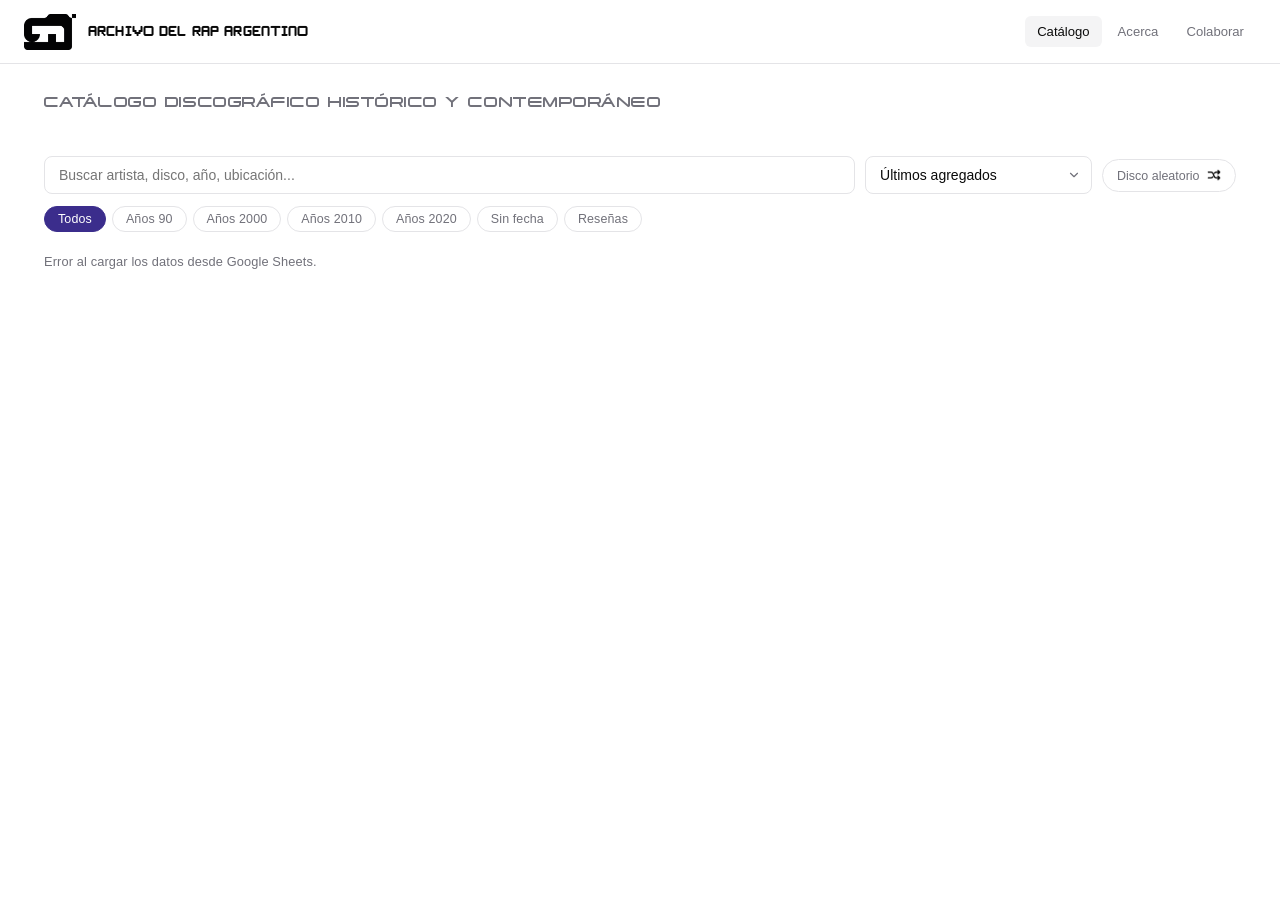
<file: index.html>
<!DOCTYPE html>
<html lang="es">

<head>
  <meta http-equiv="Content-Security-Policy" content="default-src 'self'; script-src 'self'; style-src 'self' https://fonts.googleapis.com https://fonts.gstatic.com; font-src 'self' https://fonts.gstatic.com; img-src 'self' data: https:; connect-src 'self' https://docs.google.com https://*.googleusercontent.com https://open.spotify.com https://api.microlink.io https://soundcloud.com https://bandcamp.com https://*.bandcamp.com; frame-src 'self' https://www.youtube.com https://youtube.com https://open.spotify.com https://w.soundcloud.com https://bandcamp.com https://*.bandcamp.com;">
  <meta charset="UTF-8">
  <meta name="viewport" content="width=device-width, initial-scale=1.0">
  <title>Archivo del Rap Argentino</title>

  <meta property="og:type" content="website">
  <meta property="og:title" content="Archivo del Rap Argentino">
  <meta property="og:description"
    content="Catálogo discográfico histórico y contemporáneo del hip hop argentino (1989-presente).">
  <meta property="og:locale" content="es_AR">

  <link rel="preconnect" href="https://fonts.googleapis.com">
  <link rel="preconnect" href="https://fonts.gstatic.com" crossorigin>
  <link href="https://fonts.googleapis.com/css2?family=Inter:wght@400;500;600;700&display=swap" rel="stylesheet">
  <link rel="stylesheet" href="css/style.css">
  <link rel="icon" type="image/png" href="img/favicon.png">
</head>

<body>

  <nav class="top-nav">
    <a href="index.html" class="nav-logo">
      <img src="img/logo-negro.png" alt="Archivo del Rap Argentino" class="nav-logo-img">
      <span class="nav-site-name">Archivo del Rap Argentino</span>
    </a>
    <div class="nav-links">
      <a href="index.html" class="nav-link active">Catálogo</a>
      <a href="acerca.html" class="nav-link">Acerca</a>
      <a href="colaborar.html" class="nav-link">Colaborar</a>
    </div>
  </nav>

  <header>
    <div class="header-inner">
      <p class="header-sub">Catálogo discográfico histórico y contemporáneo</p>
    </div>
    <div id="headerMosaic" class="header-mosaic" aria-hidden="true"></div>
  </header>

  <div class="container">
    <div class="controls">
      <div class="top-controls">
        <div class="search-box">
          <input type="text" id="searchInput" placeholder="Buscar artista, disco, año, ubicación...">
        </div>
        <select id="sortSelect" class="sort-select" aria-label="Ordenar discos">
          <option value="desc" selected>Últimos agregados</option>
          <option value="year-desc">Más recientes (Hoy → 1989)</option>
          <option value="asc">Más antiguos (1989 → Hoy)</option>
          <option value="alpha">Artista (A → Z)</option>
        </select>
        <button id="randomBtn">Disco aleatorio <img src="img/shuffle.png" alt="" class="shuffle-icon"></button>
      </div>

      <div class="filters" id="filters">
        <button class="filter-btn active" data-filter="all">Todos</button>
        <button class="filter-btn" data-filter="90s">Años 90</button>
        <button class="filter-btn" data-filter="00s">Años 2000</button>
        <button class="filter-btn" data-filter="10s">Años 2010</button>
        <button class="filter-btn" data-filter="20s">Años 2020</button>
        <button class="filter-btn" data-filter="sin-fecha">Sin fecha</button>
        <button class="filter-btn" data-filter="resenas">Reseñas</button>
      </div>
    </div>

    <div class="stats" id="statsDisplay">Conectando con Google Sheets...</div>
    <main class="grid" id="albumGrid"></main>
  </div>

  <script src="js/app.js"></script>
</body>

</html>
</file>
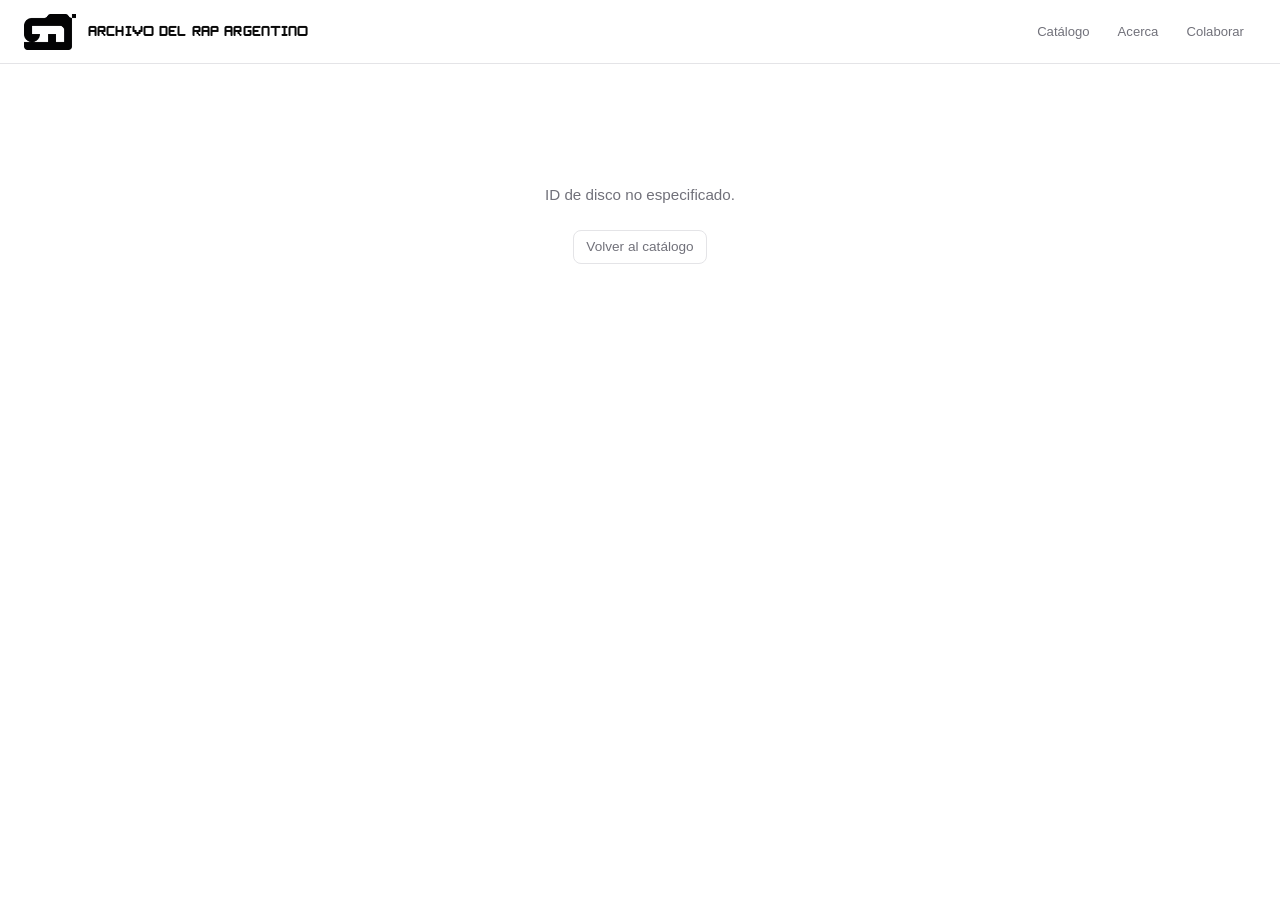
<file: _disco.html>
<!DOCTYPE html>
<html lang="es">

<head>
  <meta http-equiv="Content-Security-Policy" content="default-src 'self'; script-src 'self' 'unsafe-inline'; style-src 'self' 'unsafe-inline' https://fonts.googleapis.com https://fonts.gstatic.com; font-src 'self' https://fonts.gstatic.com; img-src 'self' data: https:; connect-src 'self' https://docs.google.com https://*.googleusercontent.com https://open.spotify.com https://soundcloud.com https://bandcamp.com https://*.bandcamp.com https://api.microlink.io; frame-src 'self' https://www.youtube.com https://youtube.com https://open.spotify.com https://w.soundcloud.com https://bandcamp.com https://*.bandcamp.com;">
  <meta charset="UTF-8">
  <base href="/">
  <meta name="viewport" content="width=device-width, initial-scale=1.0">
  <title>Cargando disco... | Archivo del Rap Argentino</title>

  <link rel="preconnect" href="https://fonts.googleapis.com">
  <link rel="preconnect" href="https://fonts.gstatic.com" crossorigin>
  <link href="https://fonts.googleapis.com/css2?family=Inter:wght@400;500;600;700&display=swap" rel="stylesheet">
  <link rel="stylesheet" href="css/style.css">
  <link rel="stylesheet" href="css/page.css">
  <link rel="icon" type="image/png" href="img/favicon.png">
</head>

<body>

  <nav class="top-nav">
    <a href="index.html" class="nav-logo">
      <img src="img/logo-negro.png" alt="Archivo del Rap Argentino" class="nav-logo-img">
      <span class="nav-site-name">Archivo del Rap Argentino</span>
    </a>
    <div class="nav-links">
      <a href="index.html" class="nav-link">Catálogo</a>
      <a href="acerca.html" class="nav-link">Acerca</a>
      <a href="colaborar.html" class="nav-link">Colaborar</a>
    </div>
  </nav>

  <main class="container content-container wide">
    <div id="statusMessage" class="loading-state">Cargando información del disco...</div>

    <div id="detailView" class="detail-grid" style="display: none;">
      <div>
        <div class="album-cover-box" id="coverBox">
          <span style="color: var(--text-muted); font-size: 0.85rem;">Sin carátula</span>
        </div>
        <div class="album-meta-box">
          <div class="meta-title">Ficha Técnica</div>
          <div class="meta-item">
            <span class="meta-label">Año de salida</span>
            <span class="meta-value" id="metaYear">-</span>
          </div>
          <div class="meta-item">
            <span class="meta-label">Ubicación</span>
            <span class="meta-value" id="metaLocation">-</span>
          </div>
          <div class="meta-item">
            <span class="meta-label">Crew / Sello</span>
            <span class="meta-value" id="metaCrew">-</span>
          </div>
          <div class="meta-item">
            <span class="meta-label">Plataforma</span>
            <span class="meta-value" id="metaPlatform">-</span>
          </div>
          <div class="meta-item">
            <span class="meta-label">ID Archivo</span>
            <span class="meta-value" id="metaId">-</span>
          </div>
        </div>
      </div>

      <div>
        <header class="album-header">
          <h1 id="albumTitle">-</h1>
          <div class="artist-line" id="artistName">-</div>
        </header>

        <div class="player-container" id="playerBox"></div>

        <div class="btn-action-row">
          <a id="btnExternal" href="#" target="_blank" rel="noopener noreferrer" class="btn-external">
            Escuchar en la plataforma original ↗
          </a>
          <a id="btnCompletar" href="#" class="btn-secondary">
            Completar o proponer cambios ✎
          </a>
        </div>

        <!-- Contenedor para la Reseña Histórica (Columna H) -->
        <div id="resenaBox" class="tracklist-box" style="display: none;">
          <h3>Reseña</h3>
          <p id="resenaText" style="font-size: 0.92rem; color: var(--text); line-height: 1.6; white-space: pre-line;">
          </p>
        </div>

        <div id="tracklistBox" class="tracklist-box" style="display: none;">
          <h3>Lista de temas</h3>
          <div id="tracklistItems" class="tracklist-items"></div>
        </div>
      </div>
    </div>
  </main>

  <script>
    const SHEET_CSV_URL = 'https://docs.google.com/spreadsheets/d/e/2PACX-1vQM10NnmHnP1UPPF7EU1EOBF5vI9pTXPyj1MbcIoKUZyt9k8ovtbuURMMekuAuYFMYaHGw9UNdss8em/pub?output=csv';

    const PRESERVED_GROUPS = [
      'Illya Kuryaki & The Valderramas',
      'Illya Kuriaky & Th Valderramas',
      'Illya Kuryaki and the Valderramas'
    ];

    const coverCache = JSON.parse(localStorage.getItem('hh_covers') || '{}');

    function saveCoverCache(key, url) {
      coverCache[key] = url;
      try { localStorage.setItem('hh_covers', JSON.stringify(coverCache)); } catch (e) { }
    }

    function parseCSV(text) {
      const rows = [];
      let currentRow = [];
      let currentVal = '';
      let insideQuotes = false;

      for (let i = 0; i < text.length; i++) {
        const char = text[i];
        const nextChar = text[i + 1];

        if (char === '"') {
          if (insideQuotes && nextChar === '"') {
            currentVal += '"';
            i++;
          } else {
            insideQuotes = !insideQuotes;
          }
        } else if (char === ',' && !insideQuotes) {
          currentRow.push(currentVal.trim());
          currentVal = '';
        } else if ((char === '\r' || char === '\n') && !insideQuotes) {
          if (char === '\r' && nextChar === '\n') i++;
          currentRow.push(currentVal.trim());
          if (currentRow.some(c => c.length > 0)) rows.push(currentRow);
          currentRow = [];
          currentVal = '';
        } else {
          currentVal += char;
        }
      }
      if (currentVal || currentRow.length > 0) {
        currentRow.push(currentVal.trim());
        if (currentRow.some(c => c.length > 0)) rows.push(currentRow);
      }
      return rows;
    }

    function formatArtistLinks(artistString) {
      const cleanName = artistString.trim();
      const isPreserved = PRESERVED_GROUPS.some(group => group.toLowerCase() === cleanName.toLowerCase());

      if (isPreserved) {
        return `<a href="index.html?q=${encodeURIComponent(cleanName)}" class="meta-link">${cleanName}</a>`;
      }

      const separators = /(?:,\s*|\s+&\s+|\s+y\s+|\s+x\s+)/i;
      const rawParts = cleanName.split(separators);

      return rawParts
        .map(name => name.trim())
        .filter(name => name.length > 0)
        .map(name => `<a href="index.html?q=${encodeURIComponent(name)}" class="meta-link">${name}</a>`)
        .join(', ');
    }

    function getPlatform(url) {
      if (!url) return 'Desconocida';
      if (url.includes('spotify.com')) return 'Spotify';
      if (url.includes('youtube.com') || url.includes('youtu.be')) return 'YouTube';
      if (url.includes('bandcamp.com')) return 'Bandcamp';
      if (url.includes('soundcloud.com')) return 'SoundCloud';
      return 'Enlace web';
    }

    function extractYouTubeId(url) {
      const match = url.match(/(?:youtu\.be\/|youtube\.com\/(?:watch\?.*v=|embed\/|v\/|shorts\/))([\w-]{11})/);
      return match ? match[1] : null;
    }

    function extractYouTubePlaylistId(url) {
      const match = url.match(/[?&]list=([^#&?]+)/);
      return match ? match[1] : null;
    }

    function parseTimeToSeconds(timeStr) {
      const parts = timeStr.trim().split(':').map(Number);
      if (parts.length === 2) return parts[0] * 60 + parts[1];
      if (parts.length === 3) return parts[0] * 3600 + parts[1] * 60 + parts[2];
      return 0;
    }

    let activeYouTubeId = null;
    let activeYouTubePlaylist = null;

    function setYouTubePlayer(videoId, startSeconds = 0, queueIds = []) {
      const box = document.getElementById('playerBox');
      const cleanId = videoId.replace(/[^a-zA-Z0-9_-]/g, '');
      const startParam = startSeconds > 0 ? `&start=${startSeconds}` : '';
      const queueParam = queueIds.length ? `&playlist=${queueIds.join(',')}` : '';
      box.innerHTML = `<iframe id="ytPlayerFrame" src="https://www.youtube.com/embed/${cleanId}?autoplay=1${startParam}${queueParam}" height="420" allow="accelerometer; autoplay; clipboard-write; encrypted-media; gyroscope; picture-in-picture" allowfullscreen loading="lazy"></iframe>`;
    }

    function renderPlayer(link, firstTrackVideoId) {
      const box = document.getElementById('playerBox');
      box.classList.remove('bandcamp-active');

      if (link.includes('spotify.com')) {
        let cleanUrl = link.split('?')[0].replace(/\/intl-[a-z]{2}\//i, '/');
        const match = cleanUrl.match(/spotify\.com\/(album|track|playlist|artist)\/([a-zA-Z0-9]+)/);
        if (match) {
          box.innerHTML = `<iframe src="https://open.spotify.com/embed/${match[1]}/${match[2]}?utm_source=generator&theme=0" height="420" allow="autoplay; clipboard-write; encrypted-media; fullscreen; picture-in-picture" loading="lazy"></iframe>`;
          return;
        }
      } else if (link.includes('youtube.com') || link.includes('youtu.be')) {
        activeYouTubeId = extractYouTubeId(link) || firstTrackVideoId;
        activeYouTubePlaylist = extractYouTubePlaylistId(link);

        if (activeYouTubeId) {
          const listParam = activeYouTubePlaylist ? `?list=${activeYouTubePlaylist}` : '';
          box.innerHTML = `<iframe id="ytPlayerFrame" src="https://www.youtube.com/embed/${activeYouTubeId}${listParam}" height="420" allow="accelerometer; autoplay; clipboard-write; encrypted-media; gyroscope; picture-in-picture" allowfullscreen loading="lazy"></iframe>`;
        } else if (activeYouTubePlaylist) {
          box.innerHTML = `<iframe id="ytPlayerFrame" src="https://www.youtube.com/embed/videoseries?list=${activeYouTubePlaylist}" height="420" allow="accelerometer; autoplay; clipboard-write; encrypted-media; gyroscope; picture-in-picture" allowfullscreen loading="lazy"></iframe>`;
        }
        return;
      } else if (link.includes('bandcamp.com')) {
        box.classList.add('bandcamp-active');
        let bcSrc = link;
        if (bcSrc.includes('EmbeddedPlayer')) {
          if (!bcSrc.includes('tracklist=true')) {
            bcSrc = bcSrc.replace(/\/size=large\//, '/size=large/tracklist=true/');
          }
          box.innerHTML = `<div style="display: flex; justify-content: center; width: 100%;">
            <iframe style="border: 0; width: 100%; max-width: 400px; height: 650px;" src="${bcSrc}" seamless loading="lazy"></iframe>
          </div>`;
          return;
        }

        fetch(`https://bandcamp.com/api/oembed/1/json?url=${encodeURIComponent(link)}`)
          .then(r => r.json())
          .then(data => {
            if (data && data.html) {
              let cleanHtml = data.html
                .replace(/height="[0-9]+"/g, 'height="650"')
                .replace(/style="[^"]*"/g, 'style="border: 0; width: 100%; max-width: 400px; height: 650px; display: block; margin: 0 auto;"');
              box.innerHTML = `<div style="display: flex; justify-content: center; width: 100%;">${cleanHtml}</div>`;
            } else {
              box.innerHTML = `<div style="padding: 40px; text-align: center; color: var(--text-muted); background: var(--border-subtle);">
                Álbum de Bandcamp listo para escuchar en el botón de abajo.
              </div>`;
            }
          })
          .catch(() => {
            box.innerHTML = `<div style="padding: 40px; text-align: center; color: var(--text-muted); background: var(--border-subtle);">
              Álbum de Bandcamp listo para escuchar en el botón de abajo.
            </div>`;
          });
        return;
      } else if (link.includes('soundcloud.com')) {
        const cleanLink = link.split('?')[0];
        const isSet = cleanLink.includes('/sets/');
        const playerHeight = isSet ? 450 : 166;
        box.innerHTML = `<iframe width="100%" height="${playerHeight}" scrolling="no" frameborder="no" allow="autoplay" 
          src="https://w.soundcloud.com/player/?url=${encodeURIComponent(cleanLink)}&color=%23ff5500&auto_play=false&hide_related=false&show_comments=true&show_user=true&show_reposts=false&show_teaser=true${isSet ? '&show_artwork=true' : ''}">
        </iframe>`;
        return;
      }

      box.innerHTML = `<div style="padding: 40px; text-align: center; color: var(--text-muted); background: var(--border-subtle);">
        Este disco no cuenta con reproductor embebido directo. Puedes escucharlo en el botón de abajo.
      </div>`;
    }

    function renderTracklist(rawTracklist, isYouTube) {
      if (!rawTracklist || typeof rawTracklist !== 'string') return;

      let cleanData = rawTracklist.trim().replace(/^["']|["']$/g, '').trim();
      if (!cleanData) return;

      const tracklistBox = document.getElementById('tracklistBox');
      const tracklistItems = document.getElementById('tracklistItems');
      tracklistItems.innerHTML = '';

      let lines = cleanData.includes('\n') ? cleanData.split(/[\r\n]+/) : cleanData.split(/[,;]+/);
      lines = lines.map(l => l.trim()).filter(l => l.length > 0);
      if (lines.length === 0) return;

      const trackIds = lines.map(line => {
        if (!line.includes('|')) return '';
        return line.split('|')[1].trim().replace(/[^a-zA-Z0-9_-]/g, '');
      });

      lines.forEach((line, index) => {
        let titleStr = line;
        let trackVideoId = '';
        let timeStr = '';

        if (titleStr.includes('|')) {
          const parts = titleStr.split('|');
          titleStr = parts[0].trim();
          trackVideoId = parts[1].trim().replace(/[^a-zA-Z0-9_-]/g, '');
        }

        const fullTimeMatch = titleStr.match(/\(?(\d{1,2}:\d{2}(?::\d{2})?)\)?/);
        if (fullTimeMatch) {
          timeStr = fullTimeMatch[1];
          titleStr = titleStr.replace(fullTimeMatch[0], '');
        }

        titleStr = titleStr
          .replace(/^[-–—.\s,]+|[-–—.\s,]+$/g, '')
          .replace(/^\d{1,2}\s*[-–—.]*\s*/, '')
          .replace(/\(\s*\)/g, '')
          .trim();

        const row = document.createElement('div');
        const isInteractive = isYouTube && (trackVideoId || timeStr);
        row.className = `track-row ${isInteractive ? 'interactive' : ''}`;

        row.innerHTML = `
          <div class="track-title-col">
            <span class="track-num">${index + 1}.</span>
            <span class="track-name">${titleStr}</span>
          </div>
          ${timeStr ? `<span class="track-time">${timeStr}</span>` : ''}
        `;

        if (isYouTube) {
          row.title = `Reproducir tema ${index + 1}`;
          row.addEventListener('click', () => {
            if (trackVideoId) {
              setYouTubePlayer(trackVideoId, 0, trackIds.slice(index + 1).filter(Boolean));
            } else if (timeStr && activeYouTubeId) {
              setYouTubePlayer(activeYouTubeId, parseTimeToSeconds(timeStr));
            }
          });
        }

        tracklistItems.appendChild(row);
      });

      tracklistBox.style.display = 'block';
    }

    async function init() {
      const statusEl = document.getElementById('statusMessage');
      const detailEl = document.getElementById('detailView');

      const urlParams = new URLSearchParams(window.location.search);
      let albumIndex = parseInt(urlParams.get('id'));
      if (isNaN(albumIndex)) {
        const pathMatch = window.location.pathname.match(/\/disco\/(\d+)/);
        if (pathMatch) albumIndex = parseInt(pathMatch[1]);
      }

      if (isNaN(albumIndex) || albumIndex < 0) {
        statusEl.className = 'error-state';
        statusEl.innerHTML = 'ID de disco no especificado. <br><br><a href="index.html" class="back-link">Volver al catálogo</a>';
        return;
      }

      try {
        const response = await fetch(SHEET_CSV_URL + '&_cb=' + Date.now(), { cache: 'no-store' });
        if (!response.ok) throw new Error('Error al conectar con la planilla');
        const csvText = await response.text();
        const rows = parseCSV(csvText);

        if (albumIndex >= rows.length) {
          statusEl.className = 'error-state';
          statusEl.innerHTML = 'El disco no fue encontrado en el archivo. <br><br><a href="index.html" class="back-link">Volver al catálogo</a>';
          return;
        }

        const cols = rows[albumIndex];
        let rawArtistAlbum = (cols[0] || '').replace(/^Hoja \d+\s*/i, '').trim();
        let year = (cols[1] || '').trim();
        let link = (cols[2] || '').trim();
        let manualCover = (cols[3] || '').trim();
        let tracklistData = (cols[4] || '').trim();
        let location = (cols[5] || '').trim();
        let crew = (cols[6] || '').trim();
        let resena = (cols[7] || '').trim(); // <-- Lee correctamente la Columna H (índice 7)

        let artist = rawArtistAlbum;
        let album = rawArtistAlbum;

        if (rawArtistAlbum.includes(' - ')) {
          const parts = rawArtistAlbum.split(' - ');
          artist = parts[0].trim();
          album = parts.slice(1).join(' - ').replace(/\(\d{4}\??\)/g, '').trim();
        }

        document.title = `${album} - ${artist} | Archivo del Rap Argentino`;
        document.getElementById('albumTitle').textContent = album;
        document.getElementById('artistName').innerHTML = formatArtistLinks(artist);

        // Año como enlace de búsqueda
        const metaYear = document.getElementById('metaYear');
        if (year) {
          metaYear.innerHTML = `<a href="index.html?q=${encodeURIComponent(year)}" class="meta-link">${year}</a>`;
        } else {
          metaYear.textContent = 'Sin fecha';
        }

        // Ubicación como enlace de búsqueda
        const metaLocation = document.getElementById('metaLocation');
        if (location) {
          metaLocation.innerHTML = `<a href="index.html?q=${encodeURIComponent(location)}" class="meta-link">${location}</a>`;
        } else {
          metaLocation.textContent = 'No especificada';
        }

        // Crew / Sello como enlace de búsqueda
        const metaCrew = document.getElementById('metaCrew');
        if (crew) {
          metaCrew.innerHTML = `<a href="index.html?q=${encodeURIComponent(crew)}" class="meta-link">${crew}</a>`;
        } else {
          metaCrew.textContent = '-';
        }

        document.getElementById('metaPlatform').textContent = getPlatform(link);
        document.getElementById('metaId').textContent = `#${albumIndex}`;

        const btnExt = document.getElementById('btnExternal');
        if (link) {
          btnExt.href = link;
        } else {
          btnExt.style.display = 'none';
        }

        const btnCompletar = document.getElementById('btnCompletar');
        if (btnCompletar) {
          const params = new URLSearchParams({
            id: albumIndex,
            artista: artist,
            titulo: album,
            anio: year || '',
            enlace: link || '',
            ubicacion: location || '',
            crew: crew || ''
          });
          btnCompletar.href = `colaborar.html?${params.toString()}`;
        }

        // Mostrar u ocultar la caja de reseña según corresponda
        const resenaBox = document.getElementById('resenaBox');
        const resenaText = document.getElementById('resenaText');
        if (resena) {
          resenaText.textContent = resena;
          resenaBox.style.display = 'block';
        } else {
          resenaBox.style.display = 'none';
        }

        statusEl.style.display = 'none';
        detailEl.style.display = 'grid';

        let firstTrackId = '';
        if (tracklistData && tracklistData.includes('|')) {
          const lines = tracklistData.split(/[\r\n]+/);
          for (const l of lines) {
            if (l.includes('|')) {
              const idPart = l.split('|')[1].trim().replace(/[^a-zA-Z0-9_-]/g, '');
              if (idPart) {
                firstTrackId = idPart;
                break;
              }
            }
          }
        }

        const coverBox = document.getElementById('coverBox');
        const ytId = extractYouTubeId(link) || firstTrackId;

        function setCover(src) {
          coverBox.innerHTML = `<img src="${src}" alt="${album}">`;
          const imgEl = coverBox.querySelector('img');
          imgEl.onerror = () => {
            if (manualCover && manualCover.includes('/tapas/') && !imgEl.src.endsWith(manualCover.split('/tapas/')[1])) {
              imgEl.src = `tapas/${manualCover.split('/tapas/')[1]}`;
            } else if (ytId && !imgEl.src.includes('youtube.com')) {
              imgEl.src = `https://img.youtube.com/vi/${ytId}/hqdefault.jpg`;
            } else {
              coverBox.innerHTML = `<div style="text-align: center; color: var(--text-muted); font-size: 0.8rem; padding: 20px;">Sin carátula</div>`;
            }
          };
        }

        if (manualCover) {
          setCover(manualCover);
        } else if (ytId) {
          setCover(`https://img.youtube.com/vi/${ytId}/hqdefault.jpg`);
        } else if (link.includes('spotify.com')) {
          fetch(`https://open.spotify.com/oembed?url=${encodeURIComponent(link)}`)
            .then(r => r.json())
            .then(d => { if (d?.thumbnail_url) setCover(d.thumbnail_url); })
            .catch(() => { });
        } else if (link.includes('soundcloud.com')) {
          fetch(`https://soundcloud.com/oembed?format=json&url=${encodeURIComponent(link.split('?')[0])}`)
            .then(r => r.json())
            .then(d => { if (d?.thumbnail_url) setCover(d.thumbnail_url.replace('-large.jpg', '-t500x500.jpg')); })
            .catch(() => { });
        } else {
          coverBox.innerHTML = `<div style="text-align: center; color: var(--text-muted); font-size: 0.8rem; padding: 20px;">Sin carátula</div>`;
        }

        renderPlayer(link, firstTrackId);
        renderTracklist(tracklistData, link.includes('youtube.com') || link.includes('youtu.be'));

      } catch (err) {
        statusEl.className = 'error-state';
        statusEl.innerHTML = 'Error al conectar con la base de datos. Intenta recargar la página.';
      }
    }

    init();
  </script>
</body>

</html>
</file>
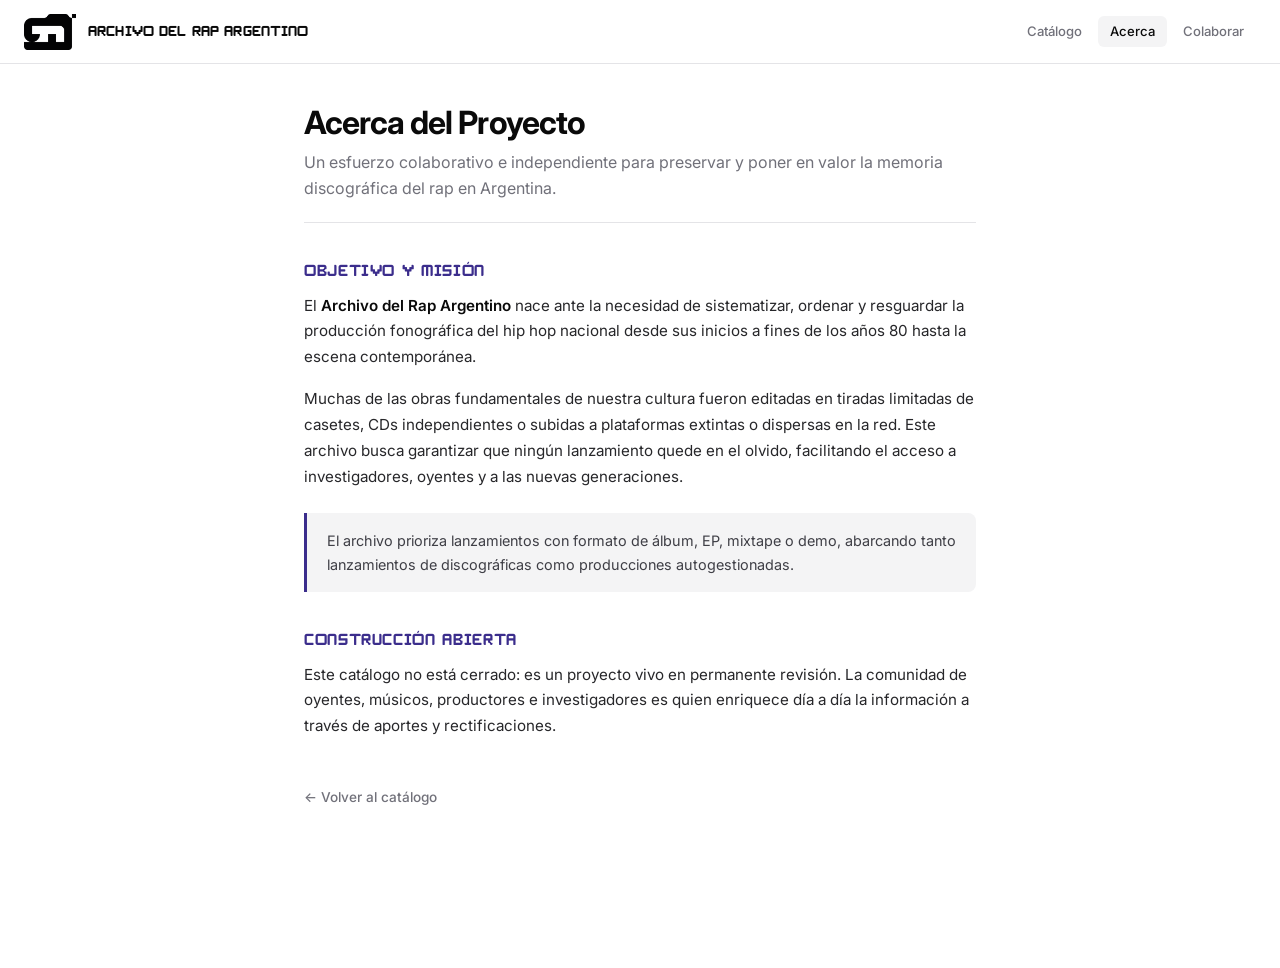
<file: acerca.html>
<!DOCTYPE html>
<html lang="es">
<head>
  <meta charset="UTF-8">
  <meta name="viewport" content="width=device-width, initial-scale=1.0">
  <title>Acerca del Archivo | Archivo del Rap Argentino</title>
  <link rel="preconnect" href="https://fonts.googleapis.com">
  <link rel="preconnect" href="https://fonts.gstatic.com" crossorigin>
  <link href="https://fonts.googleapis.com/css2?family=Inter:wght@400;500;600;700&display=swap" rel="stylesheet">
  <link rel="stylesheet" href="css/style.css">
  <link rel="stylesheet" href="css/page.css">
  <link rel="icon" type="image/png" href="img/favicon.png">
</head>
<body>

  <nav class="top-nav">
    <a href="index.html" class="nav-logo">
      <img src="img/logo-negro.png" alt="Archivo del Rap Argentino" class="nav-logo-img">
      <span class="nav-site-name">Archivo del Rap Argentino</span>
    </a>
    <div class="nav-links">
      <a href="index.html" class="nav-link">Catálogo</a>
      <a href="acerca.html" class="nav-link active">Acerca</a>
      <a href="colaborar.html" class="nav-link">Colaborar</a>
    </div>
  </nav>

  <main class="content-container">
    <h1>Acerca del Proyecto</h1>
    <p class="lead">Un esfuerzo colaborativo e independiente para preservar y poner en valor la memoria discográfica del rap en Argentina.</p>

    <h2>Objetivo y Misión</h2>
    <p>El <strong>Archivo del Rap Argentino</strong> nace ante la necesidad de sistematizar, ordenar y resguardar la producción fonográfica del hip hop nacional desde sus inicios a fines de los años 80 hasta la escena contemporánea.</p>
    <p>Muchas de las obras fundamentales de nuestra cultura fueron editadas en tiradas limitadas de casetes, CDs independientes o subidas a plataformas extintas o dispersas en la red. Este archivo busca garantizar que ningún lanzamiento quede en el olvido, facilitando el acceso a investigadores, oyentes y a las nuevas generaciones.</p>

    <div class="callout">
      El archivo prioriza lanzamientos con formato de álbum, EP, mixtape o demo, abarcando tanto lanzamientos de discográficas como producciones autogestionadas.
    </div>

   
  	 <h2>Construcción Abierta</h2>
    <p>Este catálogo no está cerrado: es un proyecto vivo en permanente revisión. La comunidad de oyentes, músicos, productores e investigadores es quien enriquece día a día la información a través de aportes y rectificaciones.</p>

    <a href="index.html" class="back-btn">← Volver al catálogo</a>
  </main>

</body>
</html>
</file>
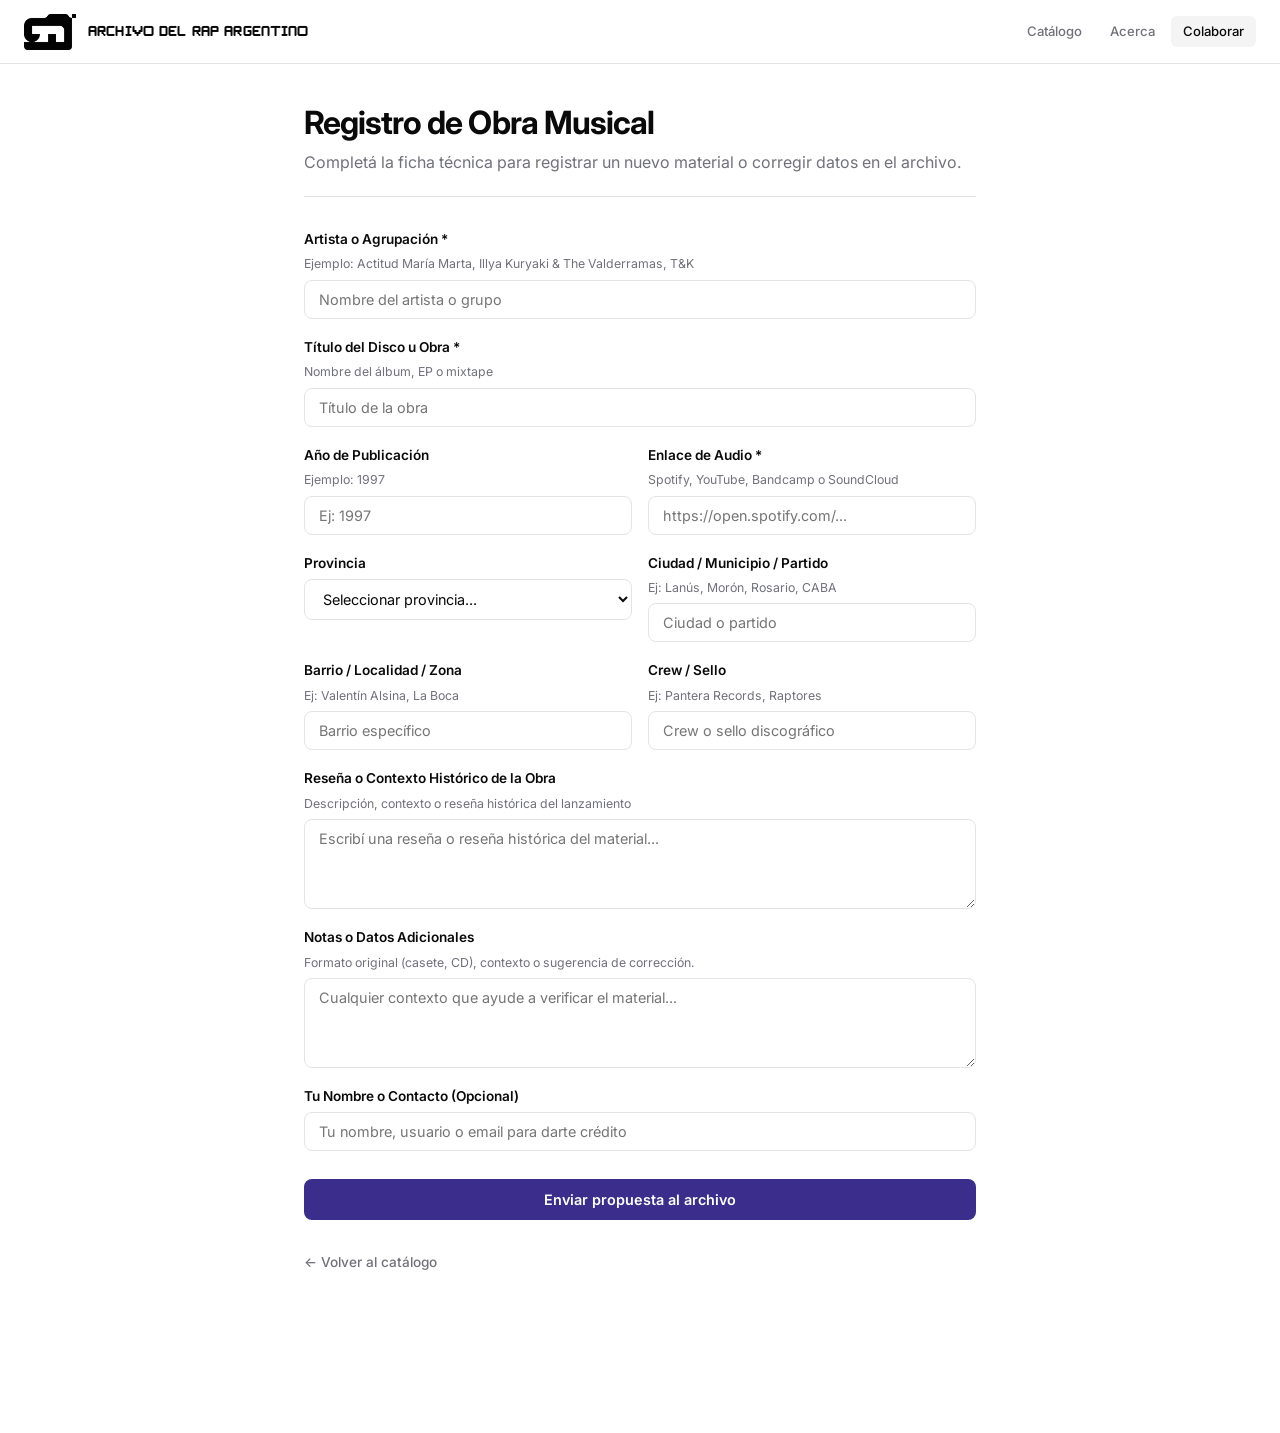
<file: colaborar.html>
<!DOCTYPE html>
<html lang="es">

<head>
  <meta charset="UTF-8">
  <meta name="viewport" content="width=device-width, initial-scale=1.0">
  <title>Colaborar con el Archivo | Archivo del Rap Argentino</title>
  <link rel="preconnect" href="https://fonts.googleapis.com">
  <link rel="preconnect" href="https://fonts.gstatic.com" crossorigin>
  <link href="https://fonts.googleapis.com/css2?family=Inter:wght@400;500;600;700&display=swap" rel="stylesheet">
  <link rel="stylesheet" href="css/style.css">
  <link rel="stylesheet" href="css/page.css">
  <link rel="icon" type="image/png" href="img/favicon.png">
</head>

<body>

  <!-- Iframe receptor nativo para evitar recarga de pantalla -->
  <iframe name="hidden_iframe" id="hidden_iframe"></iframe>

  <nav class="top-nav">
    <a href="index.html" class="nav-logo">
      <img src="img/logo-negro.png" alt="Archivo del Rap Argentino" class="nav-logo-img">
      <span class="nav-site-name">Archivo del Rap Argentino</span>
    </a>
    <div class="nav-links">
      <a href="index.html" class="nav-link">Catálogo</a>
      <a href="acerca.html" class="nav-link">Acerca</a>
      <a href="colaborar.html" class="nav-link active">Colaborar</a>
    </div>
  </nav>

  <main class="content-container">
    <h1 id="pageTitle">Registro de Obra Musical</h1>
    <p class="lead" id="pageLead">Completá la ficha técnica para registrar un nuevo material o corregir datos en el
      archivo.</p>

    <div id="editAlert" class="alert-banner">
      Completando información de la ficha técnica <strong id="badgeId">#</strong>. Los datos preexistentes se encuentran
      bloqueados. Podés completar la información territorial faltante y usar el campo de notas para proponer cambios.
    </div>

    <!-- Envío nativo directo a Google Forms -->
    <form id="collabForm"
      action="https://docs.google.com/forms/d/e/1FAIpQLSfd8tpDMbY4Q35ilSioQEG2OzgH3G3EWsNyQgt2JF_Y7-6k9g/formResponse"
      method="POST" target="hidden_iframe">
      <input type="hidden" id="disco_id" value="">

      <div class="form-group">
        <label for="artist">Artista o Agrupación *</label>
        <span class="field-hint">Ejemplo: Actitud María Marta, Illya Kuryaki & The Valderramas, T&K</span>
        <input type="text" id="artist" name="entry.2128002775" required placeholder="Nombre del artista o grupo">
      </div>

      <div class="form-group">
        <label for="album">Título del Disco u Obra *</label>
        <span class="field-hint">Nombre del álbum, EP o mixtape</span>
        <input type="text" id="album" name="entry.1799273274" required placeholder="Título de la obra">
      </div>

      <div class="form-row">
        <div class="form-group">
          <label for="year">Año de Publicación</label>
          <span class="field-hint">Ejemplo: 1997</span>
          <input type="text" id="year" name="entry.1887365238" placeholder="Ej: 1997">
        </div>

        <div class="form-group">
          <label for="link">Enlace de Audio *</label>
          <span class="field-hint">Spotify, YouTube, Bandcamp o SoundCloud</span>
          <input type="url" id="link" name="entry.1726588647" required placeholder="https://open.spotify.com/...">
        </div>
      </div>

      <div class="form-row">
        <div class="form-group">
          <label for="provincia">Provincia</label>
          <select id="provincia" name="entry.1497464508">
            <option value="" selected>Seleccionar provincia...</option>
            <option value="CABA">CABA</option>
            <option value="Buenos Aires">Buenos Aires</option>
            <option value="Catamarca">Catamarca</option>
            <option value="Chaco">Chaco</option>
            <option value="Chubut">Chubut</option>
            <option value="Córdoba">Córdoba</option>
            <option value="Corrientes">Corrientes</option>
            <option value="Entre Ríos">Entre Ríos</option>
            <option value="Formosa">Formosa</option>
            <option value="Jujuy">Jujuy</option>
            <option value="La Pampa">La Pampa</option>
            <option value="La Rioja">La Rioja</option>
            <option value="Mendoza">Mendoza</option>
            <option value="Misiones">Misiones</option>
            <option value="Neuquén">Neuquén</option>
            <option value="Río Negro">Río Negro</option>
            <option value="Salta">Salta</option>
            <option value="San Juan">San Juan</option>
            <option value="San Luis">San Luis</option>
            <option value="Santa Cruz">Santa Cruz</option>
            <option value="Santa Fe">Santa Fe</option>
            <option value="Santiago del Estero">Santiago del Estero</option>
            <option value="Tierra del Fuego">Tierra del Fuego</option>
            <option value="Tucumán">Tucumán</option>
            <option value="Interprovincial / Varias">Interprovincial / Varias</option>
          </select>
        </div>

        <div class="form-group">
          <label for="ciudad">Ciudad / Municipio / Partido</label>
          <span class="field-hint">Ej: Lanús, Morón, Rosario, CABA</span>
          <input type="text" id="ciudad" name="entry.1311656962" placeholder="Ciudad o partido">
        </div>
      </div>

      <div class="form-row">
        <div class="form-group">
          <label for="barrio">Barrio / Localidad / Zona</label>
          <span class="field-hint">Ej: Valentín Alsina, La Boca</span>
          <input type="text" id="barrio" name="entry.747892958" placeholder="Barrio específico">
        </div>

        <div class="form-group">
          <label for="crew">Crew / Sello</label>
          <span class="field-hint">Ej: Pantera Records, Raptores</span>
          <input type="text" id="crew" name="entry.1887116427" placeholder="Crew o sello discográfico">
        </div>
      </div>

      <!-- Campo de Reseña Histórica añadido -->
      <div class="form-group">
        <label for="resena">Reseña o Contexto Histórico de la Obra</label>
        <span class="field-hint">Descripción, contexto o reseña histórica del lanzamiento</span>
        <textarea id="resena" name="entry.AQUÍ_EL_ENTRY_ID_DE_RESEÑA"
          placeholder="Escribí una reseña o reseña histórica del material..."></textarea>
      </div>

      <div class="form-group">
        <label for="notes" id="lblNotes">Notas o Datos Adicionales</label>
        <span class="field-hint" id="hintNotes">Formato original (casete, CD), contexto o sugerencia de
          corrección.</span>
        <textarea id="notes" name="entry.800104356"
          placeholder="Cualquier contexto que ayude a verificar el material..."></textarea>
      </div>

      <div class="form-group">
        <label for="contact">Tu Nombre o Contacto (Opcional)</label>
        <input type="text" id="contact" name="entry.395661196"
          placeholder="Tu nombre, usuario o email para darte crédito">
      </div>

      <button type="submit" id="submitBtn" class="submit-btn">Enviar propuesta al archivo</button>
    </form>

    <div id="successMsg" class="success-message">
      <strong>¡Aporte recibido!</strong><br>
      Muchas gracias por colaborar. Los datos fueron registrados en la planilla de respuestas y serán verificados para
      consolidarse en el catálogo general.
    </div>

    <a href="index.html" class="back-btn">← Volver al catálogo</a>
  </main>

  <script>
    let submitted = false;

    document.getElementById('hidden_iframe').addEventListener('load', () => {
      if (submitted) {
        document.getElementById('collabForm').style.display = 'none';
        const alertBox = document.getElementById('editAlert');
        if (alertBox) alertBox.style.display = 'none';
        document.getElementById('successMsg').style.display = 'block';
        window.scrollTo({ top: 100, behavior: 'smooth' });
      }
    });

    window.addEventListener('DOMContentLoaded', () => {
      const params = new URLSearchParams(window.location.search);
      const discoId = params.get('id');

      if (discoId !== null && discoId !== '') {
        document.getElementById('disco_id').value = discoId;
        document.getElementById('badgeId').textContent = `#${discoId}`;
        document.getElementById('editAlert').style.display = 'block';

        document.getElementById('pageTitle').textContent = 'Completar o Rectificar Ficha';
        document.getElementById('pageLead').textContent = 'Los campos preexistentes están bloqueados. Completá los datos territoriales restantes o proponé correcciones en notas.';
        document.getElementById('lblNotes').textContent = 'Propuestas de modificación o notas adicionales';
        document.getElementById('hintNotes').textContent = 'Indicá aquí qué datos de los ya registrados necesitan corregirse.';
        document.getElementById('notes').placeholder = 'Ej: El año correcto de salida es 2018 y el sello es...';
        document.getElementById('submitBtn').textContent = 'Enviar datos faltantes / corrección';

        const lockField = (elemId, val) => {
          const elem = document.getElementById(elemId);
          if (val && elem) {
            elem.value = val;
            elem.readOnly = true;
            elem.classList.add('locked-input');
          }
        };

        lockField('artist', params.get('artista'));
        lockField('album', params.get('titulo'));
        lockField('year', params.get('anio'));
        lockField('link', params.get('enlace'));
        lockField('crew', params.get('crew'));

        const ubicacionParam = params.get('ubicacion');
        if (ubicacionParam) {
          lockField('ciudad', ubicacionParam);
        }
      }
    });

    const form = document.getElementById('collabForm');
    const submitBtn = document.getElementById('submitBtn');

    form.addEventListener('submit', () => {
      submitted = true;
      submitBtn.disabled = true;
      submitBtn.textContent = 'Enviando a la planilla...';

      const discoId = document.getElementById('disco_id').value;
      const notesEl = document.getElementById('notes');
      if (discoId && notesEl) {
        const prefijo = `[REVISIÓN / FALTANTES DISCO #${discoId}]`;
        if (!notesEl.value.includes(prefijo)) {
          notesEl.value = notesEl.value ? `${prefijo} ${notesEl.value.trim()}` : prefijo;
        }
      }
    });
  </script>
</body>

</html>
</file>
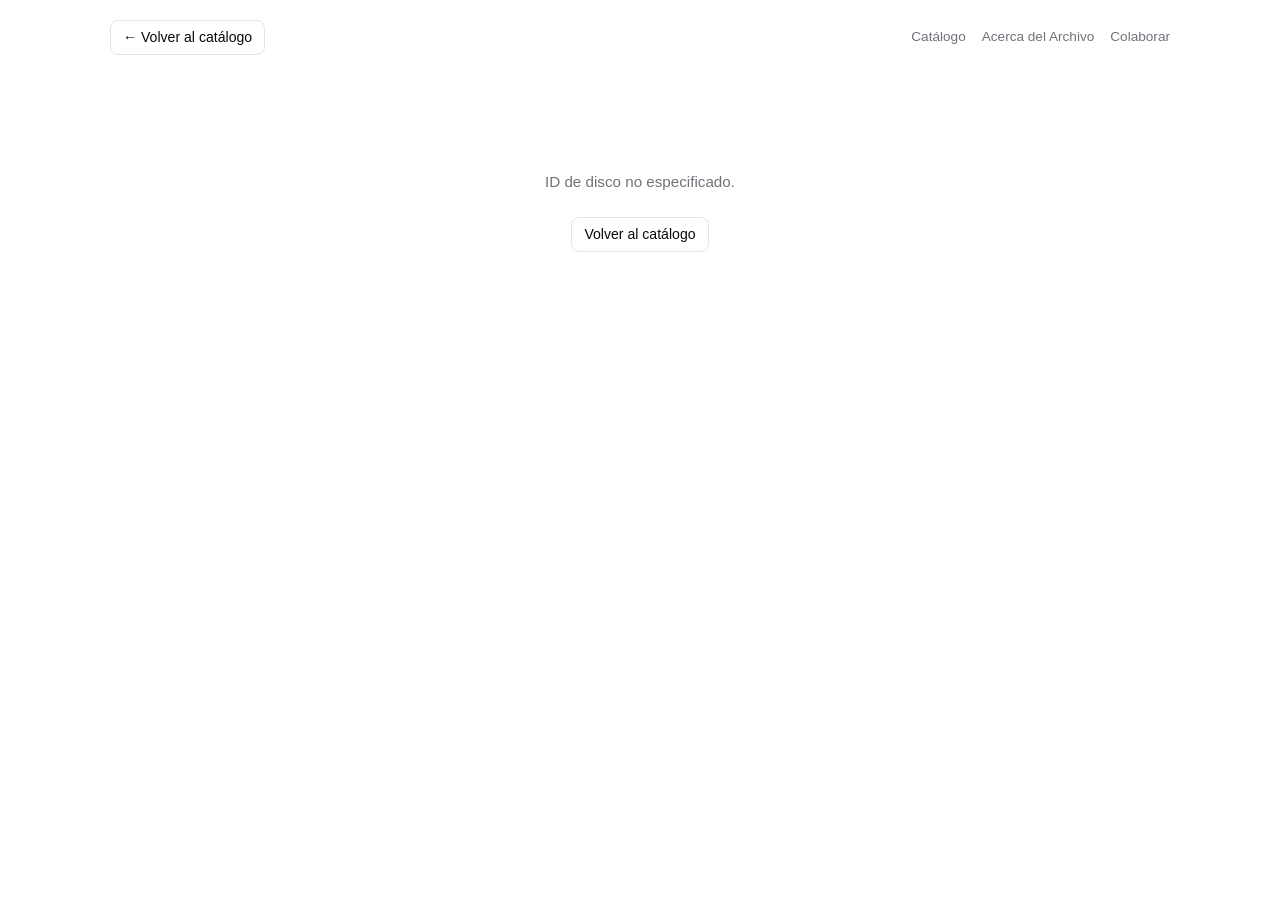
<file: disco.html>
<!DOCTYPE html>
<html lang="es">

<head>
  <meta http-equiv="Content-Security-Policy" content="default-src 'self'; script-src 'self' 'unsafe-inline'; style-src 'self' 'unsafe-inline' https://fonts.googleapis.com https://fonts.gstatic.com; font-src https://fonts.gstatic.com; img-src 'self' data: https:; connect-src 'self' https://docs.google.com https://*.googleusercontent.com https://open.spotify.com https://soundcloud.com https://bandcamp.com https://*.bandcamp.com https://api.microlink.io; frame-src 'self' https://www.youtube.com https://youtube.com https://open.spotify.com https://w.soundcloud.com https://bandcamp.com https://*.bandcamp.com;">
  <meta charset="UTF-8">
  <base href="/">
  <meta name="viewport" content="width=device-width, initial-scale=1.0">
  <title>Cargando disco... | Archivo del Rap Argentino</title>

  <link rel="preconnect" href="https://fonts.googleapis.com">
  <link rel="preconnect" href="https://fonts.gstatic.com" crossorigin>
  <link href="https://fonts.googleapis.com/css2?family=Inter:wght@400;500;600;700&display=swap" rel="stylesheet">
  <style>
    :root {
      --bg: #ffffff;
      --surface: #ffffff;
      --text: #09090b;
      --text-muted: #71717a;
      --border: #e4e4e7;
      --border-subtle: #f4f4f5;
      --badge-bg: #f4f4f5;
      --btn-bg: #18181b;
      --btn-text: #ffffff;
      --btn-hover: #27272a;
      --radius: 8px;
    }

    * {
      box-sizing: border-box;
      margin: 0;
      padding: 0;
    }

    body {
      background-color: var(--bg);
      color: var(--text);
      font-family: 'Inter', -apple-system, BlinkMacSystemFont, sans-serif;
      line-height: 1.5;
      padding-bottom: 80px;
      -webkit-font-smoothing: antialiased;
    }

    .top-nav {
      max-width: 1100px;
      margin: 0 auto;
      padding: 20px 20px 0;
      display: flex;
      justify-content: space-between;
      align-items: center;
    }

    .back-link {
      font-size: 0.88rem;
      font-weight: 500;
      color: var(--text);
      text-decoration: none;
      display: inline-flex;
      align-items: center;
      gap: 6px;
      padding: 6px 12px;
      border: 1px solid var(--border);
      border-radius: var(--radius);
      transition: background-color 0.15s ease;
    }

    .back-link:hover {
      background-color: var(--border-subtle);
    }

    .nav-links {
      display: flex;
      gap: 16px;
    }

    .nav-link {
      font-size: 0.85rem;
      font-weight: 500;
      color: var(--text-muted);
      text-decoration: none;
      transition: color 0.15s ease;
    }

    .nav-link:hover {
      color: var(--text);
    }

    .container {
      max-width: 1100px;
      margin: 36px auto;
      padding: 0 20px;
    }

    .loading-state,
    .error-state {
      text-align: center;
      padding: 80px 20px;
      color: var(--text-muted);
      font-size: 0.95rem;
    }

    .detail-grid {
      display: grid;
      grid-template-columns: 320px 1fr;
      gap: 40px;
      align-items: start;
    }

    @media (max-width: 768px) {
      .detail-grid {
        grid-template-columns: 1fr;
        gap: 28px;
      }
    }

    .album-cover-box {
      width: 100%;
      aspect-ratio: 1 / 1;
      background-color: var(--border-subtle);
      border: 1px solid var(--border);
      border-radius: var(--radius);
      overflow: hidden;
      margin-bottom: 20px;
      display: flex;
      align-items: center;
      justify-content: center;
    }

    .album-cover-box img {
      width: 100%;
      height: 100%;
      object-fit: cover;
      display: block;
    }

    .album-meta-box {
      border: 1px solid var(--border);
      border-radius: var(--radius);
      padding: 18px;
      background-color: var(--surface);
    }

    .meta-title {
      font-size: 0.75rem;
      font-weight: 600;
      text-transform: uppercase;
      letter-spacing: 0.05em;
      color: var(--text-muted);
      margin-bottom: 12px;
      border-bottom: 1px solid var(--border);
      padding-bottom: 6px;
    }

    .meta-item {
      display: flex;
      justify-content: space-between;
      margin-bottom: 8px;
      font-size: 0.88rem;
    }

    .meta-item:last-child {
      margin-bottom: 0;
    }

    .meta-label {
      color: var(--text-muted);
    }

    .meta-value {
      font-weight: 600;
      text-align: right;
    }

    .meta-link {
      color: var(--text);
      text-decoration: none;
      transition: opacity 0.15s ease;
    }

    .meta-link:hover {
      text-decoration: underline;
      opacity: 0.7;
    }

    .album-header {
      margin-bottom: 24px;
    }

    .album-header h1 {
      font-size: 2.1rem;
      font-weight: 700;
      letter-spacing: -0.03em;
      line-height: 1.2;
      color: var(--text);
      margin-bottom: 6px;
    }

    .album-header .artist-line {
      font-size: 1.15rem;
      color: var(--text-muted);
      font-weight: 500;
    }

    .player-container {
      width: 100%;
      border-radius: var(--radius);
      overflow: hidden;
      border: 1px solid var(--border);
      background-color: transparent;
      margin-bottom: 24px;
      min-height: 200px;
    }

    .player-container.bandcamp-active {
      min-height: 650px;
      border: none;
    }

    .player-container iframe {
      width: 100%;
      border: none;
      display: block;
    }

    .btn-action-row {
      display: flex;
      gap: 12px;
      margin-bottom: 30px;
    }

    .btn-external {
      display: inline-flex;
      align-items: center;
      gap: 6px;
      padding: 10px 18px;
      border-radius: 6px;
      background-color: var(--btn-bg);
      color: var(--btn-text);
      text-decoration: none;
      font-size: 0.88rem;
      font-weight: 500;
      transition: background-color 0.15s ease;
    }

    .btn-external:hover {
      background-color: var(--btn-hover);
    }

    .btn-secondary {
      display: inline-flex;
      align-items: center;
      gap: 6px;
      padding: 10px 18px;
      border-radius: 6px;
      background-color: var(--surface);
      color: var(--text);
      border: 1px solid var(--border);
      text-decoration: none;
      font-size: 0.88rem;
      font-weight: 500;
      transition: all 0.15s ease;
    }

    .btn-secondary:hover {
      background-color: var(--border-subtle);
      border-color: #000000;
    }

    .tracklist-box {
      border: 1px solid var(--border);
      border-radius: var(--radius);
      padding: 20px;
      background-color: var(--surface);
      margin-bottom: 24px;
    }

    .tracklist-box h3 {
      font-size: 1rem;
      font-weight: 600;
      letter-spacing: -0.01em;
      margin-bottom: 14px;
      border-bottom: 1px solid var(--border);
      padding-bottom: 8px;
    }

    .tracklist-items {
      display: flex;
      flex-direction: column;
      gap: 6px;
    }

    .track-row {
      display: flex;
      justify-content: space-between;
      align-items: center;
      padding: 8px 12px;
      border-radius: 6px;
      font-size: 0.88rem;
      transition: background-color 0.15s ease;
      user-select: none;
    }

    .track-row.interactive {
      cursor: pointer;
    }

    .track-row.interactive:hover {
      background-color: var(--border-subtle);
      color: #000000;
    }

    .track-title-col {
      display: flex;
      align-items: center;
      gap: 10px;
    }

    .track-num {
      color: var(--text-muted);
      font-size: 0.8rem;
      width: 24px;
    }

    .track-time {
      font-family: monospace;
      font-size: 0.82rem;
      color: var(--text-muted);
      background-color: var(--border-subtle);
      padding: 2px 6px;
      border-radius: 4px;
    }
  </style>
</head>

<body>

  <nav class="top-nav">
    <a href="index.html" class="back-link">← Volver al catálogo</a>
    <div class="nav-links">
      <a href="index.html" class="nav-link">Catálogo</a>
      <a href="acerca.html" class="nav-link">Acerca del Archivo</a>
      <a href="colaborar.html" class="nav-link">Colaborar</a>
    </div>
  </nav>

  <main class="container">
    <div id="statusMessage" class="loading-state">Cargando información del disco...</div>

    <div id="detailView" class="detail-grid" style="display: none;">
      <div>
        <div class="album-cover-box" id="coverBox">
          <span style="color: var(--text-muted); font-size: 0.85rem;">Sin carátula</span>
        </div>
        <div class="album-meta-box">
          <div class="meta-title">Ficha Técnica</div>
          <div class="meta-item">
            <span class="meta-label">Año de salida</span>
            <span class="meta-value" id="metaYear">-</span>
          </div>
          <div class="meta-item">
            <span class="meta-label">Ubicación</span>
            <span class="meta-value" id="metaLocation">-</span>
          </div>
          <div class="meta-item">
            <span class="meta-label">Crew / Sello</span>
            <span class="meta-value" id="metaCrew">-</span>
          </div>
          <div class="meta-item">
            <span class="meta-label">Plataforma</span>
            <span class="meta-value" id="metaPlatform">-</span>
          </div>
          <div class="meta-item">
            <span class="meta-label">ID Archivo</span>
            <span class="meta-value" id="metaId">-</span>
          </div>
        </div>
      </div>

      <div>
        <header class="album-header">
          <h1 id="albumTitle">-</h1>
          <div class="artist-line" id="artistName">-</div>
        </header>

        <div class="player-container" id="playerBox"></div>

        <div class="btn-action-row">
          <a id="btnExternal" href="#" target="_blank" rel="noopener noreferrer" class="btn-external">
            Escuchar en la plataforma original ↗
          </a>
          <a id="btnCompletar" href="#" class="btn-secondary">
            Completar o proponer cambios ✎
          </a>
        </div>

        <!-- Contenedor para la Reseña Histórica (Columna H) -->
        <div id="resenaBox" class="tracklist-box" style="display: none;">
          <h3>Reseña</h3>
          <p id="resenaText" style="font-size: 0.92rem; color: var(--text); line-height: 1.6; white-space: pre-line;">
          </p>
        </div>

        <div id="tracklistBox" class="tracklist-box" style="display: none;">
          <h3>Lista de temas</h3>
          <div id="tracklistItems" class="tracklist-items"></div>
        </div>
      </div>
    </div>
  </main>

  <script>
    const SHEET_CSV_URL = 'https://docs.google.com/spreadsheets/d/e/2PACX-1vQM10NnmHnP1UPPF7EU1EOBF5vI9pTXPyj1MbcIoKUZyt9k8ovtbuURMMekuAuYFMYaHGw9UNdss8em/pub?output=csv';

    const PRESERVED_GROUPS = [
      'Illya Kuryaki & The Valderramas',
      'Illya Kuriaky & Th Valderramas',
      'Illya Kuryaki and the Valderramas'
    ];

    const coverCache = JSON.parse(localStorage.getItem('hh_covers') || '{}');

    function saveCoverCache(key, url) {
      coverCache[key] = url;
      try { localStorage.setItem('hh_covers', JSON.stringify(coverCache)); } catch (e) { }
    }

    function parseCSV(text) {
      const rows = [];
      let currentRow = [];
      let currentVal = '';
      let insideQuotes = false;

      for (let i = 0; i < text.length; i++) {
        const char = text[i];
        const nextChar = text[i + 1];

        if (char === '"') {
          if (insideQuotes && nextChar === '"') {
            currentVal += '"';
            i++;
          } else {
            insideQuotes = !insideQuotes;
          }
        } else if (char === ',' && !insideQuotes) {
          currentRow.push(currentVal.trim());
          currentVal = '';
        } else if ((char === '\r' || char === '\n') && !insideQuotes) {
          if (char === '\r' && nextChar === '\n') i++;
          currentRow.push(currentVal.trim());
          if (currentRow.some(c => c.length > 0)) rows.push(currentRow);
          currentRow = [];
          currentVal = '';
        } else {
          currentVal += char;
        }
      }
      if (currentVal || currentRow.length > 0) {
        currentRow.push(currentVal.trim());
        if (currentRow.some(c => c.length > 0)) rows.push(currentRow);
      }
      return rows;
    }

    function formatArtistLinks(artistString) {
      const cleanName = artistString.trim();
      const isPreserved = PRESERVED_GROUPS.some(group => group.toLowerCase() === cleanName.toLowerCase());

      if (isPreserved) {
        return `<a href="index.html?q=${encodeURIComponent(cleanName)}" class="meta-link">${cleanName}</a>`;
      }

      const separators = /(?:,\s*|\s+&\s+|\s+y\s+|\s+x\s+)/i;
      const rawParts = cleanName.split(separators);

      return rawParts
        .map(name => name.trim())
        .filter(name => name.length > 0)
        .map(name => `<a href="index.html?q=${encodeURIComponent(name)}" class="meta-link">${name}</a>`)
        .join(', ');
    }

    function getPlatform(url) {
      if (!url) return 'Desconocida';
      if (url.includes('spotify.com')) return 'Spotify';
      if (url.includes('youtube.com') || url.includes('youtu.be')) return 'YouTube';
      if (url.includes('bandcamp.com')) return 'Bandcamp';
      if (url.includes('soundcloud.com')) return 'SoundCloud';
      return 'Enlace web';
    }

    function extractYouTubeId(url) {
      const match = url.match(/(?:youtu\.be\/|youtube\.com\/(?:watch\?.*v=|embed\/|v\/|shorts\/))([\w-]{11})/);
      return match ? match[1] : null;
    }

    function extractYouTubePlaylistId(url) {
      const match = url.match(/[?&]list=([^#&?]+)/);
      return match ? match[1] : null;
    }

    function parseTimeToSeconds(timeStr) {
      const parts = timeStr.trim().split(':').map(Number);
      if (parts.length === 2) return parts[0] * 60 + parts[1];
      if (parts.length === 3) return parts[0] * 3600 + parts[1] * 60 + parts[2];
      return 0;
    }

    let activeYouTubeId = null;
    let activeYouTubePlaylist = null;

    function setYouTubePlayer(videoId, startSeconds = 0) {
      const box = document.getElementById('playerBox');
      const cleanId = videoId.replace(/[^a-zA-Z0-9_-]/g, '');
      const startParam = startSeconds > 0 ? `&start=${startSeconds}` : '';
      box.innerHTML = `<iframe id="ytPlayerFrame" src="https://www.youtube.com/embed/${cleanId}?autoplay=1${startParam}" height="420" allow="accelerometer; autoplay; clipboard-write; encrypted-media; gyroscope; picture-in-picture" allowfullscreen loading="lazy"></iframe>`;
    }

    function renderPlayer(link, firstTrackVideoId) {
      const box = document.getElementById('playerBox');
      box.classList.remove('bandcamp-active');

      if (link.includes('spotify.com')) {
        let cleanUrl = link.split('?')[0].replace(/\/intl-[a-z]{2}\//i, '/');
        const match = cleanUrl.match(/spotify\.com\/(album|track|playlist|artist)\/([a-zA-Z0-9]+)/);
        if (match) {
          box.innerHTML = `<iframe src="https://open.spotify.com/embed/${match[1]}/${match[2]}?utm_source=generator&theme=0" height="420" allow="autoplay; clipboard-write; encrypted-media; fullscreen; picture-in-picture" loading="lazy"></iframe>`;
          return;
        }
      } else if (link.includes('youtube.com') || link.includes('youtu.be')) {
        activeYouTubeId = extractYouTubeId(link) || firstTrackVideoId;
        activeYouTubePlaylist = extractYouTubePlaylistId(link);

        if (activeYouTubeId) {
          box.innerHTML = `<iframe id="ytPlayerFrame" src="https://www.youtube.com/embed/${activeYouTubeId}" height="420" allow="accelerometer; autoplay; clipboard-write; encrypted-media; gyroscope; picture-in-picture" allowfullscreen loading="lazy"></iframe>`;
        } else if (activeYouTubePlaylist) {
          box.innerHTML = `<iframe id="ytPlayerFrame" src="https://www.youtube.com/embed/videoseries?list=${activeYouTubePlaylist}" height="420" allow="accelerometer; autoplay; clipboard-write; encrypted-media; gyroscope; picture-in-picture" allowfullscreen loading="lazy"></iframe>`;
        }
        return;
      } else if (link.includes('bandcamp.com')) {
        box.classList.add('bandcamp-active');
        let bcSrc = link;
        if (bcSrc.includes('EmbeddedPlayer')) {
          if (!bcSrc.includes('tracklist=true')) {
            bcSrc = bcSrc.replace(/\/size=large\//, '/size=large/tracklist=true/');
          }
          box.innerHTML = `<div style="display: flex; justify-content: center; width: 100%;">
            <iframe style="border: 0; width: 100%; max-width: 400px; height: 650px;" src="${bcSrc}" seamless loading="lazy"></iframe>
          </div>`;
          return;
        }

        fetch(`https://bandcamp.com/api/oembed/1/json?url=${encodeURIComponent(link)}`)
          .then(r => r.json())
          .then(data => {
            if (data && data.html) {
              let cleanHtml = data.html
                .replace(/height="[0-9]+"/g, 'height="650"')
                .replace(/style="[^"]*"/g, 'style="border: 0; width: 100%; max-width: 400px; height: 650px; display: block; margin: 0 auto;"');
              box.innerHTML = `<div style="display: flex; justify-content: center; width: 100%;">${cleanHtml}</div>`;
            } else {
              box.innerHTML = `<div style="padding: 40px; text-align: center; color: var(--text-muted); background: var(--border-subtle);">
                Álbum de Bandcamp listo para escuchar en el botón de abajo.
              </div>`;
            }
          })
          .catch(() => {
            box.innerHTML = `<div style="padding: 40px; text-align: center; color: var(--text-muted); background: var(--border-subtle);">
              Álbum de Bandcamp listo para escuchar en el botón de abajo.
            </div>`;
          });
        return;
      } else if (link.includes('soundcloud.com')) {
        const cleanLink = link.split('?')[0];
        const isSet = cleanLink.includes('/sets/');
        const playerHeight = isSet ? 450 : 166;
        box.innerHTML = `<iframe width="100%" height="${playerHeight}" scrolling="no" frameborder="no" allow="autoplay" 
          src="https://w.soundcloud.com/player/?url=${encodeURIComponent(cleanLink)}&color=%23ff5500&auto_play=false&hide_related=false&show_comments=true&show_user=true&show_reposts=false&show_teaser=true${isSet ? '&show_artwork=true' : ''}">
        </iframe>`;
        return;
      }

      box.innerHTML = `<div style="padding: 40px; text-align: center; color: var(--text-muted); background: var(--border-subtle);">
        Este disco no cuenta con reproductor embebido directo. Puedes escucharlo en el botón de abajo.
      </div>`;
    }

    function renderTracklist(rawTracklist, isYouTube) {
      if (!rawTracklist || typeof rawTracklist !== 'string') return;

      let cleanData = rawTracklist.trim().replace(/^["']|["']$/g, '').trim();
      if (!cleanData) return;

      const tracklistBox = document.getElementById('tracklistBox');
      const tracklistItems = document.getElementById('tracklistItems');
      tracklistItems.innerHTML = '';

      let lines = cleanData.includes('\n') ? cleanData.split(/[\r\n]+/) : cleanData.split(/[,;]+/);
      lines = lines.map(l => l.trim()).filter(l => l.length > 0);
      if (lines.length === 0) return;

      lines.forEach((line, index) => {
        let titleStr = line;
        let trackVideoId = '';
        let timeStr = '';

        if (titleStr.includes('|')) {
          const parts = titleStr.split('|');
          titleStr = parts[0].trim();
          trackVideoId = parts[1].trim().replace(/[^a-zA-Z0-9_-]/g, '');
        }

        const fullTimeMatch = titleStr.match(/\(?(\d{1,2}:\d{2}(?::\d{2})?)\)?/);
        if (fullTimeMatch) {
          timeStr = fullTimeMatch[1];
          titleStr = titleStr.replace(fullTimeMatch[0], '');
        }

        titleStr = titleStr
          .replace(/^[-–—.\s,]+|[-–—.\s,]+$/g, '')
          .replace(/^\d{1,2}\s*[-–—.]*\s*/, '')
          .replace(/\(\s*\)/g, '')
          .trim();

        const row = document.createElement('div');
        const isInteractive = isYouTube && (trackVideoId || timeStr);
        row.className = `track-row ${isInteractive ? 'interactive' : ''}`;

        row.innerHTML = `
          <div class="track-title-col">
            <span class="track-num">${index + 1}.</span>
            <span class="track-name">${titleStr}</span>
          </div>
          ${timeStr ? `<span class="track-time">${timeStr}</span>` : ''}
        `;

        if (isYouTube) {
          row.title = `Reproducir tema ${index + 1}`;
          row.addEventListener('click', () => {
            if (trackVideoId) {
              setYouTubePlayer(trackVideoId, 0);
            } else if (timeStr && activeYouTubeId) {
              setYouTubePlayer(activeYouTubeId, parseTimeToSeconds(timeStr));
            }
          });
        }

        tracklistItems.appendChild(row);
      });

      tracklistBox.style.display = 'block';
    }

    async function init() {
      const statusEl = document.getElementById('statusMessage');
      const detailEl = document.getElementById('detailView');

      const urlParams = new URLSearchParams(window.location.search);
      let albumIndex = parseInt(urlParams.get('id'));
      if (isNaN(albumIndex)) {
        const pathMatch = window.location.pathname.match(/\/disco\/(\d+)/);
        if (pathMatch) albumIndex = parseInt(pathMatch[1]);
      }

      if (isNaN(albumIndex) || albumIndex < 0) {
        statusEl.className = 'error-state';
        statusEl.innerHTML = 'ID de disco no especificado. <br><br><a href="index.html" class="back-link">Volver al catálogo</a>';
        return;
      }

      try {
        const response = await fetch(SHEET_CSV_URL);
        if (!response.ok) throw new Error('Error al conectar con la planilla');
        const csvText = await response.text();
        const rows = parseCSV(csvText);

        if (albumIndex >= rows.length) {
          statusEl.className = 'error-state';
          statusEl.innerHTML = 'El disco no fue encontrado en el archivo. <br><br><a href="index.html" class="back-link">Volver al catálogo</a>';
          return;
        }

        const cols = rows[albumIndex];
        let rawArtistAlbum = (cols[0] || '').replace(/^Hoja \d+\s*/i, '').trim();
        let year = (cols[1] || '').trim();
        let link = (cols[2] || '').trim();
        let manualCover = (cols[3] || '').trim();
        let tracklistData = (cols[4] || '').trim();
        let location = (cols[5] || '').trim();
        let crew = (cols[6] || '').trim();
        let resena = (cols[7] || '').trim(); // <-- Lee correctamente la Columna H (índice 7)

        let artist = rawArtistAlbum;
        let album = rawArtistAlbum;

        if (rawArtistAlbum.includes(' - ')) {
          const parts = rawArtistAlbum.split(' - ');
          artist = parts[0].trim();
          album = parts.slice(1).join(' - ').replace(/\(\d{4}\??\)/g, '').trim();
        }

        document.title = `${album} - ${artist} | Archivo del Rap Argentino`;
        document.getElementById('albumTitle').textContent = album;
        document.getElementById('artistName').innerHTML = formatArtistLinks(artist);

        // Año como enlace de búsqueda
        const metaYear = document.getElementById('metaYear');
        if (year) {
          metaYear.innerHTML = `<a href="index.html?q=${encodeURIComponent(year)}" class="meta-link">${year}</a>`;
        } else {
          metaYear.textContent = 'Sin fecha';
        }

        // Ubicación como enlace de búsqueda
        const metaLocation = document.getElementById('metaLocation');
        if (location) {
          metaLocation.innerHTML = `<a href="index.html?q=${encodeURIComponent(location)}" class="meta-link">${location}</a>`;
        } else {
          metaLocation.textContent = 'No especificada';
        }

        // Crew / Sello como enlace de búsqueda
        const metaCrew = document.getElementById('metaCrew');
        if (crew) {
          metaCrew.innerHTML = `<a href="index.html?q=${encodeURIComponent(crew)}" class="meta-link">${crew}</a>`;
        } else {
          metaCrew.textContent = '-';
        }

        document.getElementById('metaPlatform').textContent = getPlatform(link);
        document.getElementById('metaId').textContent = `#${albumIndex}`;

        const btnExt = document.getElementById('btnExternal');
        if (link) {
          btnExt.href = link;
        } else {
          btnExt.style.display = 'none';
        }

        const btnCompletar = document.getElementById('btnCompletar');
        if (btnCompletar) {
          const params = new URLSearchParams({
            id: albumIndex,
            artista: artist,
            titulo: album,
            anio: year || '',
            enlace: link || '',
            ubicacion: location || '',
            crew: crew || ''
          });
          btnCompletar.href = `colaborar.html?${params.toString()}`;
        }

        // Mostrar u ocultar la caja de reseña según corresponda
        const resenaBox = document.getElementById('resenaBox');
        const resenaText = document.getElementById('resenaText');
        if (resena) {
          resenaText.textContent = resena;
          resenaBox.style.display = 'block';
        } else {
          resenaBox.style.display = 'none';
        }

        statusEl.style.display = 'none';
        detailEl.style.display = 'grid';

        let firstTrackId = '';
        if (tracklistData && tracklistData.includes('|')) {
          const firstLine = tracklistData.split(/[\r\n]+/)[0];
          if (firstLine.includes('|')) {
            firstTrackId = firstLine.split('|')[1].trim().replace(/[^a-zA-Z0-9_-]/g, '');
          }
        }

        const coverBox = document.getElementById('coverBox');
        const ytId = extractYouTubeId(link) || firstTrackId;

        function setCover(src) {
          coverBox.innerHTML = `<img src="${src}" alt="${album}">`;
          const imgEl = coverBox.querySelector('img');
          imgEl.onerror = () => {
            if (manualCover && manualCover.includes('/tapas/') && !imgEl.src.endsWith(manualCover.split('/tapas/')[1])) {
              imgEl.src = `tapas/${manualCover.split('/tapas/')[1]}`;
            } else if (ytId && !imgEl.src.includes('youtube.com')) {
              imgEl.src = `https://img.youtube.com/vi/${ytId}/hqdefault.jpg`;
            } else {
              coverBox.innerHTML = `<div style="text-align: center; color: var(--text-muted); font-size: 0.8rem; padding: 20px;">Sin carátula</div>`;
            }
          };
        }

        if (manualCover) {
          setCover(manualCover);
        } else if (ytId) {
          setCover(`https://img.youtube.com/vi/${ytId}/hqdefault.jpg`);
        } else if (link.includes('spotify.com')) {
          fetch(`https://open.spotify.com/oembed?url=${encodeURIComponent(link)}`)
            .then(r => r.json())
            .then(d => { if (d?.thumbnail_url) setCover(d.thumbnail_url); })
            .catch(() => { });
        } else if (link.includes('soundcloud.com')) {
          fetch(`https://soundcloud.com/oembed?format=json&url=${encodeURIComponent(link.split('?')[0])}`)
            .then(r => r.json())
            .then(d => { if (d?.thumbnail_url) setCover(d.thumbnail_url.replace('-large.jpg', '-t500x500.jpg')); })
            .catch(() => { });
        } else {
          coverBox.innerHTML = `<div style="text-align: center; color: var(--text-muted); font-size: 0.8rem; padding: 20px;">Sin carátula</div>`;
        }

        renderPlayer(link, firstTrackId);
        renderTracklist(tracklistData, link.includes('youtube.com') || link.includes('youtu.be'));

      } catch (err) {
        statusEl.className = 'error-state';
        statusEl.innerHTML = 'Error al conectar con la base de datos. Intenta recargar la página.';
      }
    }

    init();
  </script>
</body>

</html>
</file>
<file: css/style.css>
/* ─── Tipografías propias ───────────────────────────────────────────── */
@font-face {
  font-family: 'Bloque';
  src: url('../fonts/Bloque-Regular.otf') format('opentype');
  font-weight: 400;
  font-display: swap;
}

@font-face {
  font-family: 'Tachyon';
  src: url('../fonts/Tachyon-Regular.ttf') format('truetype');
  font-weight: 400;
  font-display: swap;
}

/* ─── Variables ─────────────────────────────────────────────────────── */
:root {
  --bg: #ffffff;
  --surface: #ffffff;
  --text: #0a0a0a;
  --text-muted: #71717a;
  --border: #e4e4e7;
  --border-subtle: #f4f4f5;
  --badge-bg: #f4f4f5;
  --btn-bg: #0a0a0a;
  --btn-text: #ffffff;
  --btn-hover: #27272a;
  --accent: #3b2d8c;       /* violeta ARA */
  --accent-gold: #b4b130;  /* dorado ARA */
  --radius: 8px;
  --nav-h: 64px;
}

/* ─── Reset ─────────────────────────────────────────────────────────── */
*, *::before, *::after {
  box-sizing: border-box;
  margin: 0;
  padding: 0;
}

body {
  background-color: var(--bg);
  color: var(--text);
  font-family: 'Inter', -apple-system, BlinkMacSystemFont, sans-serif;
  line-height: 1.5;
  padding-bottom: 60px;
  -webkit-font-smoothing: antialiased;
}

/* ─── Nav ───────────────────────────────────────────────────────────── */
.top-nav {
  position: sticky;
  top: 0;
  z-index: 100;
  background: rgba(255, 255, 255, 0.92);
  backdrop-filter: blur(10px);
  -webkit-backdrop-filter: blur(10px);
  border-bottom: 1px solid var(--border);
  display: flex;
  align-items: center;
  justify-content: space-between;
  padding: 0 24px;
  height: var(--nav-h);
}

/* Logo + nombre del sitio */
.nav-logo {
  display: flex;
  align-items: center;
  gap: 12px;
  text-decoration: none;
  flex-shrink: 0;
}

.nav-logo-img {
  height: 36px;
  width: auto;
  display: block;
}

.nav-site-name {
  font-family: 'Bloque', sans-serif;
  font-size: 0.9rem;
  letter-spacing: 0.01em;
  color: var(--text);
  line-height: 1.2;
  text-transform: uppercase;
}

/* Links de navegación */
.nav-links {
  display: flex;
  gap: 4px;
}

.nav-link {
  font-size: 0.82rem;
  font-weight: 500;
  color: var(--text-muted);
  text-decoration: none;
  padding: 6px 12px;
  border-radius: 6px;
  transition: color 0.15s ease, background 0.15s ease;
}

.nav-link:hover {
  color: var(--text);
  background: var(--border-subtle);
}

.nav-link.active {
  color: var(--text);
  background: var(--border-subtle);
}

/* ─── Header ────────────────────────────────────────────────────────── */
header {
  max-width: 1240px;
  margin: 0 auto;
  padding: 28px 24px 0;
}

.header-inner {
  padding-bottom: 20px;
}

.header-sub {
  font-family: 'Tachyon', sans-serif;
  font-size: 0.85rem;
  color: var(--text-muted);
  letter-spacing: 0.04em;
  text-transform: uppercase;
}

.header-mosaic {
  display: grid;
  grid-template-columns: repeat(var(--mosaic-cols, 14), 1fr);
  gap: 6px;
  overflow: hidden;
  border-radius: var(--radius);
  mask-image: linear-gradient(to bottom, rgba(0,0,0,1) 60%, rgba(0,0,0,0));
  -webkit-mask-image: linear-gradient(to bottom, rgba(0,0,0,1) 60%, rgba(0,0,0,0));
}

.mosaic-thumb {
  width: 100%;
  aspect-ratio: 1 / 1;
  background-color: var(--border-subtle);
  border-radius: 4px;
  object-fit: cover;
  opacity: 0.82;
  transition: opacity 0.2s ease, transform 0.2s ease;
  cursor: pointer;
}

.mosaic-thumb:hover {
  opacity: 1;
  transform: scale(1.1);
  z-index: 2;
}

/* ─── Contenedor principal ──────────────────────────────────────────── */
.container {
  max-width: 1240px;
  margin: 0 auto;
  padding: 24px 24px;
}

/* ─── Controles ─────────────────────────────────────────────────────── */
.controls {
  display: flex;
  flex-direction: column;
  gap: 12px;
  margin-bottom: 20px;
}

.top-controls {
  display: flex;
  gap: 10px;
  align-items: center;
}

.search-box {
  flex-grow: 1;
}

#randomBtn {
  width: auto;
  flex-shrink: 0;
  white-space: nowrap;
  padding: 8px 14px;
  border-radius: 9999px;
  background-color: transparent;
  border: 1px solid var(--border);
  color: var(--text-muted);
  font-size: 0.78rem;
  font-weight: 500;
  cursor: pointer;
  font-family: inherit;
  transition: all 0.15s ease;
}

#randomBtn:hover {
  color: var(--text);
  border-color: #a1a1aa;
}

.shuffle-icon {
  width: 14px;
  height: 14px;
  margin-left: 4px;
  vertical-align: -2px;
}

.search-box input,
.sort-select {
  padding: 10px 14px;
  border-radius: var(--radius);
  border: 1px solid var(--border);
  background-color: var(--surface);
  color: var(--text);
  font-size: 0.875rem;
  font-family: inherit;
  outline: none;
  transition: border-color 0.15s ease, box-shadow 0.15s ease;
}

.search-box input {
  width: 100%;
}

.search-box input:focus,
.sort-select:focus {
  border-color: var(--accent);
  box-shadow: 0 0 0 3px rgba(59, 45, 140, 0.08);
}

.sort-select {
  cursor: pointer;
  font-weight: 500;
  background-image: url("data:image/svg+xml;charset=UTF-8,%3csvg xmlns='http://www.w3.org/2000/svg' viewBox='0 0 24 24' fill='none' stroke='%2371717a' stroke-width='2' stroke-linecap='round' stroke-linejoin='round'%3e%3cpolyline points='6 9 12 15 18 9'%3e%3c/polyline%3e%3c/svg%3e");
  background-repeat: no-repeat;
  background-position: right 10px center;
  background-size: 14px;
  padding-right: 32px;
  appearance: none;
}

/* ─── Filtros ───────────────────────────────────────────────────────── */
.filters {
  display: flex;
  flex-wrap: wrap;
  gap: 6px;
}

.filter-btn {
  background-color: transparent;
  border: 1px solid var(--border);
  color: var(--text-muted);
  padding: 5px 13px;
  border-radius: 9999px;
  font-size: 0.78rem;
  font-weight: 500;
  cursor: pointer;
  font-family: inherit;
  transition: all 0.15s ease;
  letter-spacing: 0.01em;
}

.filter-btn:hover {
  color: var(--text);
  border-color: #a1a1aa;
}

.filter-btn.active {
  background-color: var(--accent);
  color: #ffffff;
  border-color: var(--accent);
}

/* ─── Stats ─────────────────────────────────────────────────────────── */
.stats {
  font-size: 0.8rem;
  color: var(--text-muted);
  margin-bottom: 20px;
  font-weight: 500;
  letter-spacing: 0.01em;
}

/* ─── Grilla de discos ──────────────────────────────────────────────── */
.grid {
  display: grid;
  grid-template-columns: repeat(auto-fill, minmax(220px, 1fr));
  gap: 20px 16px;
}

/* ─── Tarjeta ───────────────────────────────────────────────────────── */
.card {
  display: flex;
  flex-direction: column;
  border: 1px solid var(--border);
  border-radius: var(--radius);
  overflow: hidden;
  background-color: var(--surface);
  transition: border-color 0.15s ease, transform 0.15s ease, box-shadow 0.15s ease;
  cursor: pointer;
}

.card:hover {
  border-color: var(--accent);
  transform: translateY(-2px);
  box-shadow: 0 4px 16px rgba(59, 45, 140, 0.08);
}

.cover-container {
  width: 100%;
  aspect-ratio: 1 / 1;
  background-color: var(--border-subtle);
  display: flex;
  align-items: center;
  justify-content: center;
  overflow: hidden;
  position: relative;
}

.cover-container img {
  width: 100%;
  height: 100%;
  object-fit: cover;
  display: block;
  opacity: 0;
  transition: opacity 0.25s ease-in;
}

.cover-container img.loaded {
  opacity: 1;
}

.cover-placeholder {
  font-size: 0.68rem;
  font-weight: 600;
  color: var(--text-muted);
  letter-spacing: 0.05em;
  text-transform: uppercase;
  padding: 12px;
  text-align: center;
  opacity: 0.6;
}

.card-body {
  padding: 12px 14px 14px;
  display: flex;
  flex-direction: column;
  flex-grow: 1;
  justify-content: space-between;
}

.meta-row {
  display: flex;
  justify-content: space-between;
  align-items: baseline;
  margin-bottom: 5px;
}

.year-badge {
  font-size: 0.7rem;
  font-weight: 600;
  color: var(--text-muted);
  background-color: var(--badge-bg);
  padding: 2px 7px;
  border-radius: 4px;
  cursor: pointer;
  transition: background-color 0.15s ease, color 0.15s ease;
  letter-spacing: 0.02em;
}

.year-badge:hover {
  background-color: var(--accent);
  color: #ffffff;
}

.album-title {
  font-size: 0.92rem;
  font-weight: 600;
  letter-spacing: -0.01em;
  color: var(--text);
  line-height: 1.3;
  margin-bottom: 3px;
}

.artist-links {
  font-size: 0.8rem;
  color: var(--text-muted);
  margin-bottom: 12px;
  line-height: 1.4;
}

.artist-tag {
  cursor: pointer;
  display: inline;
  transition: color 0.15s ease;
}

.artist-tag:hover {
  color: var(--accent);
  text-decoration: underline;
}

/* ─── Botón ─────────────────────────────────────────────────────────── */
.btn {
  display: inline-flex;
  align-items: center;
  justify-content: center;
  width: 100%;
  padding: 8px 12px;
  border-radius: 6px;
  text-decoration: none;
  font-size: 0.78rem;
  font-weight: 500;
  cursor: pointer;
  border: none;
  font-family: inherit;
  letter-spacing: 0.01em;
}

.btn-active {
  background-color: var(--btn-bg);
  color: var(--btn-text);
  transition: background-color 0.15s ease;
}

.btn-active:hover {
  background-color: var(--accent);
}

/* ─── Estado vacío ──────────────────────────────────────────────────── */
.empty-state {
  text-align: center;
  padding: 60px 20px;
  color: var(--text-muted);
  grid-column: 1 / -1;
  font-size: 0.9rem;
}

/* ─── Responsive ────────────────────────────────────────────────────── */
@media (max-width: 600px) {
  .nav-site-name {
    display: none;
  }

  .nav-logo-img {
    height: 30px;
  }

  .top-controls {
    flex-direction: column;
    align-items: stretch;
  }

  .sort-select {
    width: 100%;
  }

  .grid {
    grid-template-columns: repeat(auto-fill, minmax(160px, 1fr));
    gap: 14px 10px;
  }
}
</file>
<file: css/page.css>
/* ─── Estilos compartidos para páginas interiores ─────────────────── */
/* Requiere css/style.css cargado antes */

/* ─── Contenedor de contenido ───────────────────────────────────────── */
.content-container {
  max-width: 720px;
  margin: 0 auto;
  padding: 40px 24px 100px;
}

.content-container.wide {
  max-width: 1100px;
}

/* ─── Tipografía de contenido ───────────────────────────────────────── */
.content-container h1 {
  font-size: 2rem;
  font-weight: 700;
  letter-spacing: -0.03em;
  margin-bottom: 8px;
  line-height: 1.2;
}

.content-container .lead {
  font-size: 1rem;
  color: var(--text-muted);
  margin-bottom: 32px;
  border-bottom: 1px solid var(--border);
  padding-bottom: 20px;
  line-height: 1.6;
}

.content-container h2 {
  font-family: 'Bloque', sans-serif;
  font-size: 1rem;
  font-weight: 400;
  letter-spacing: 0.04em;
  text-transform: uppercase;
  color: var(--accent);
  margin: 36px 0 10px;
}

.content-container p {
  color: #27272a;
  margin-bottom: 16px;
  font-size: 0.95rem;
  line-height: 1.7;
}

.content-container ul {
  margin: 10px 0 18px 22px;
  color: #27272a;
}

.content-container li {
  margin-bottom: 7px;
  font-size: 0.93rem;
  line-height: 1.6;
}

.content-container strong {
  color: var(--text);
  font-weight: 600;
}

/* ─── Callout / cita destacada ──────────────────────────────────────── */
.callout {
  background-color: var(--border-subtle);
  border-left: 3px solid var(--accent);
  padding: 16px 20px;
  border-radius: 0 var(--radius) var(--radius) 0;
  margin: 24px 0;
  font-size: 0.9rem;
  color: #3f3f46;
  line-height: 1.6;
}

/* ─── Botón de volver ───────────────────────────────────────────────── */
.back-btn {
  display: inline-flex;
  align-items: center;
  gap: 6px;
  margin-top: 32px;
  font-size: 0.85rem;
  font-weight: 500;
  color: var(--text-muted);
  text-decoration: none;
  transition: color 0.15s ease;
}

.back-btn:hover {
  color: var(--accent);
}

/* ─── Formulario ────────────────────────────────────────────────────── */
form {
  display: flex;
  flex-direction: column;
  gap: 18px;
}

.form-group {
  display: flex;
  flex-direction: column;
  gap: 6px;
}

.form-row {
  display: grid;
  grid-template-columns: 1fr 1fr;
  gap: 16px;
}

@media (max-width: 600px) {
  .form-row {
    grid-template-columns: 1fr;
  }
}

label {
  font-size: 0.85rem;
  font-weight: 600;
  color: var(--text);
}

.field-hint {
  font-size: 0.77rem;
  color: var(--text-muted);
}

input,
select,
textarea {
  padding: 10px 14px;
  border-radius: var(--radius);
  border: 1px solid var(--border);
  background-color: var(--bg);
  color: var(--text);
  font-size: 0.9rem;
  font-family: inherit;
  outline: none;
  transition: border-color 0.15s ease, box-shadow 0.15s ease;
}

input:focus,
select:focus,
textarea:focus {
  border-color: var(--accent);
  box-shadow: 0 0 0 3px rgba(59, 45, 140, 0.08);
}

.locked-input {
  background-color: var(--border-subtle) !important;
  color: var(--text-muted) !important;
  cursor: not-allowed;
  border-color: var(--border) !important;
  pointer-events: none;
}

textarea {
  resize: vertical;
  min-height: 90px;
}

.submit-btn {
  background-color: var(--accent);
  color: #ffffff;
  border: none;
  padding: 12px 20px;
  border-radius: var(--radius);
  font-size: 0.9rem;
  font-weight: 600;
  cursor: pointer;
  font-family: inherit;
  transition: background-color 0.15s ease;
  margin-top: 10px;
}

.submit-btn:hover {
  background-color: #2d2270;
}

.submit-btn:disabled {
  background-color: var(--text-muted);
  cursor: not-allowed;
}

.alert-banner {
  display: none;
  margin-bottom: 24px;
  padding: 14px 18px;
  border-radius: var(--radius);
  background-color: rgba(59, 45, 140, 0.06);
  border-left: 4px solid var(--accent);
  font-size: 0.88rem;
}

.success-message {
  display: none;
  padding: 20px;
  background-color: #f0fdf4;
  border: 1px solid #bbf7d0;
  color: #166534;
  border-radius: var(--radius);
  font-size: 0.95rem;
  line-height: 1.5;
  margin-top: 16px;
}

#hidden_iframe {
  display: none;
  width: 0;
  height: 0;
  border: 0;
}

/* ─── Página de disco ───────────────────────────────────────────────── */
.loading-state,
.error-state {
  text-align: center;
  padding: 80px 20px;
  color: var(--text-muted);
  font-size: 0.95rem;
}

.detail-grid {
  display: grid;
  grid-template-columns: 300px 1fr;
  gap: 40px;
  align-items: start;
}

@media (max-width: 768px) {
  .detail-grid {
    grid-template-columns: 1fr;
    gap: 24px;
  }
}

.album-cover-box {
  width: 100%;
  aspect-ratio: 1 / 1;
  background-color: var(--border-subtle);
  border: 1px solid var(--border);
  border-radius: var(--radius);
  overflow: hidden;
  margin-bottom: 16px;
  display: flex;
  align-items: center;
  justify-content: center;
}

.album-cover-box img {
  width: 100%;
  height: 100%;
  object-fit: cover;
  display: block;
}

.album-meta-box {
  border: 1px solid var(--border);
  border-radius: var(--radius);
  padding: 16px 18px;
  background-color: var(--surface);
}

.meta-title {
  font-family: 'Bloque', sans-serif;
  font-size: 0.7rem;
  font-weight: 400;
  text-transform: uppercase;
  letter-spacing: 0.08em;
  color: var(--accent);
  margin-bottom: 12px;
  border-bottom: 1px solid var(--border);
  padding-bottom: 8px;
}

.meta-item {
  display: flex;
  justify-content: space-between;
  align-items: baseline;
  margin-bottom: 8px;
  font-size: 0.86rem;
  gap: 8px;
}

.meta-item:last-child {
  margin-bottom: 0;
}

.meta-label {
  color: var(--text-muted);
  flex-shrink: 0;
}

.meta-value {
  font-weight: 600;
  text-align: right;
}

.meta-link {
  color: var(--text);
  text-decoration: none;
  transition: color 0.15s ease;
}

.meta-link:hover {
  color: var(--accent);
  text-decoration: underline;
}

.album-header {
  margin-bottom: 20px;
}

.album-header h1 {
  font-size: 2rem;
  font-weight: 700;
  letter-spacing: -0.03em;
  line-height: 1.2;
  color: var(--text);
  margin-bottom: 6px;
}

.album-header .artist-line {
  font-size: 1.1rem;
  color: var(--text-muted);
  font-weight: 500;
}

.player-container {
  width: 100%;
  border-radius: var(--radius);
  overflow: hidden;
  border: 1px solid var(--border);
  background-color: transparent;
  margin-bottom: 20px;
  min-height: 200px;
}

.player-container.bandcamp-active {
  min-height: 650px;
  border: none;
}

.player-container iframe {
  width: 100%;
  border: none;
  display: block;
}

.btn-action-row {
  display: flex;
  gap: 10px;
  margin-bottom: 24px;
  flex-wrap: wrap;
}

.btn-external {
  display: inline-flex;
  align-items: center;
  gap: 6px;
  padding: 10px 18px;
  border-radius: 6px;
  background-color: var(--accent);
  color: #ffffff;
  text-decoration: none;
  font-size: 0.85rem;
  font-weight: 500;
  transition: background-color 0.15s ease;
}

.btn-external:hover {
  background-color: #2d2270;
}

.btn-secondary {
  display: inline-flex;
  align-items: center;
  gap: 6px;
  padding: 10px 18px;
  border-radius: 6px;
  background-color: var(--surface);
  color: var(--text);
  border: 1px solid var(--border);
  text-decoration: none;
  font-size: 0.85rem;
  font-weight: 500;
  transition: all 0.15s ease;
}

.btn-secondary:hover {
  background-color: var(--border-subtle);
  border-color: var(--accent);
  color: var(--accent);
}

.tracklist-box {
  border: 1px solid var(--border);
  border-radius: var(--radius);
  padding: 18px 20px;
  background-color: var(--surface);
  margin-bottom: 20px;
}

.tracklist-box h3 {
  font-family: 'Bloque', sans-serif;
  font-size: 0.72rem;
  font-weight: 400;
  letter-spacing: 0.08em;
  text-transform: uppercase;
  color: var(--accent);
  margin-bottom: 14px;
  border-bottom: 1px solid var(--border);
  padding-bottom: 10px;
}

.tracklist-items {
  display: flex;
  flex-direction: column;
  gap: 4px;
}

.track-row {
  display: flex;
  justify-content: space-between;
  align-items: center;
  padding: 8px 10px;
  border-radius: 6px;
  font-size: 0.87rem;
  transition: background-color 0.15s ease;
  user-select: none;
}

.track-row.interactive {
  cursor: pointer;
}

.track-row.interactive:hover {
  background-color: var(--border-subtle);
  color: var(--accent);
}

.track-title-col {
  display: flex;
  align-items: center;
  gap: 10px;
}

.track-num {
  color: var(--text-muted);
  font-size: 0.78rem;
  width: 22px;
  flex-shrink: 0;
}

.track-time {
  font-family: monospace;
  font-size: 0.8rem;
  color: var(--text-muted);
  background-color: var(--border-subtle);
  padding: 2px 6px;
  border-radius: 4px;
  flex-shrink: 0;
}

/* ─── Back link en página de disco ─────────────────────────────────── */
.back-link {
  font-size: 0.85rem;
  font-weight: 500;
  color: var(--text-muted);
  text-decoration: none;
  display: inline-flex;
  align-items: center;
  gap: 6px;
  padding: 6px 12px;
  border: 1px solid var(--border);
  border-radius: var(--radius);
  transition: all 0.15s ease;
}

.back-link:hover {
  color: var(--accent);
  border-color: var(--accent);
  background-color: rgba(59, 45, 140, 0.04);
}
</file>
